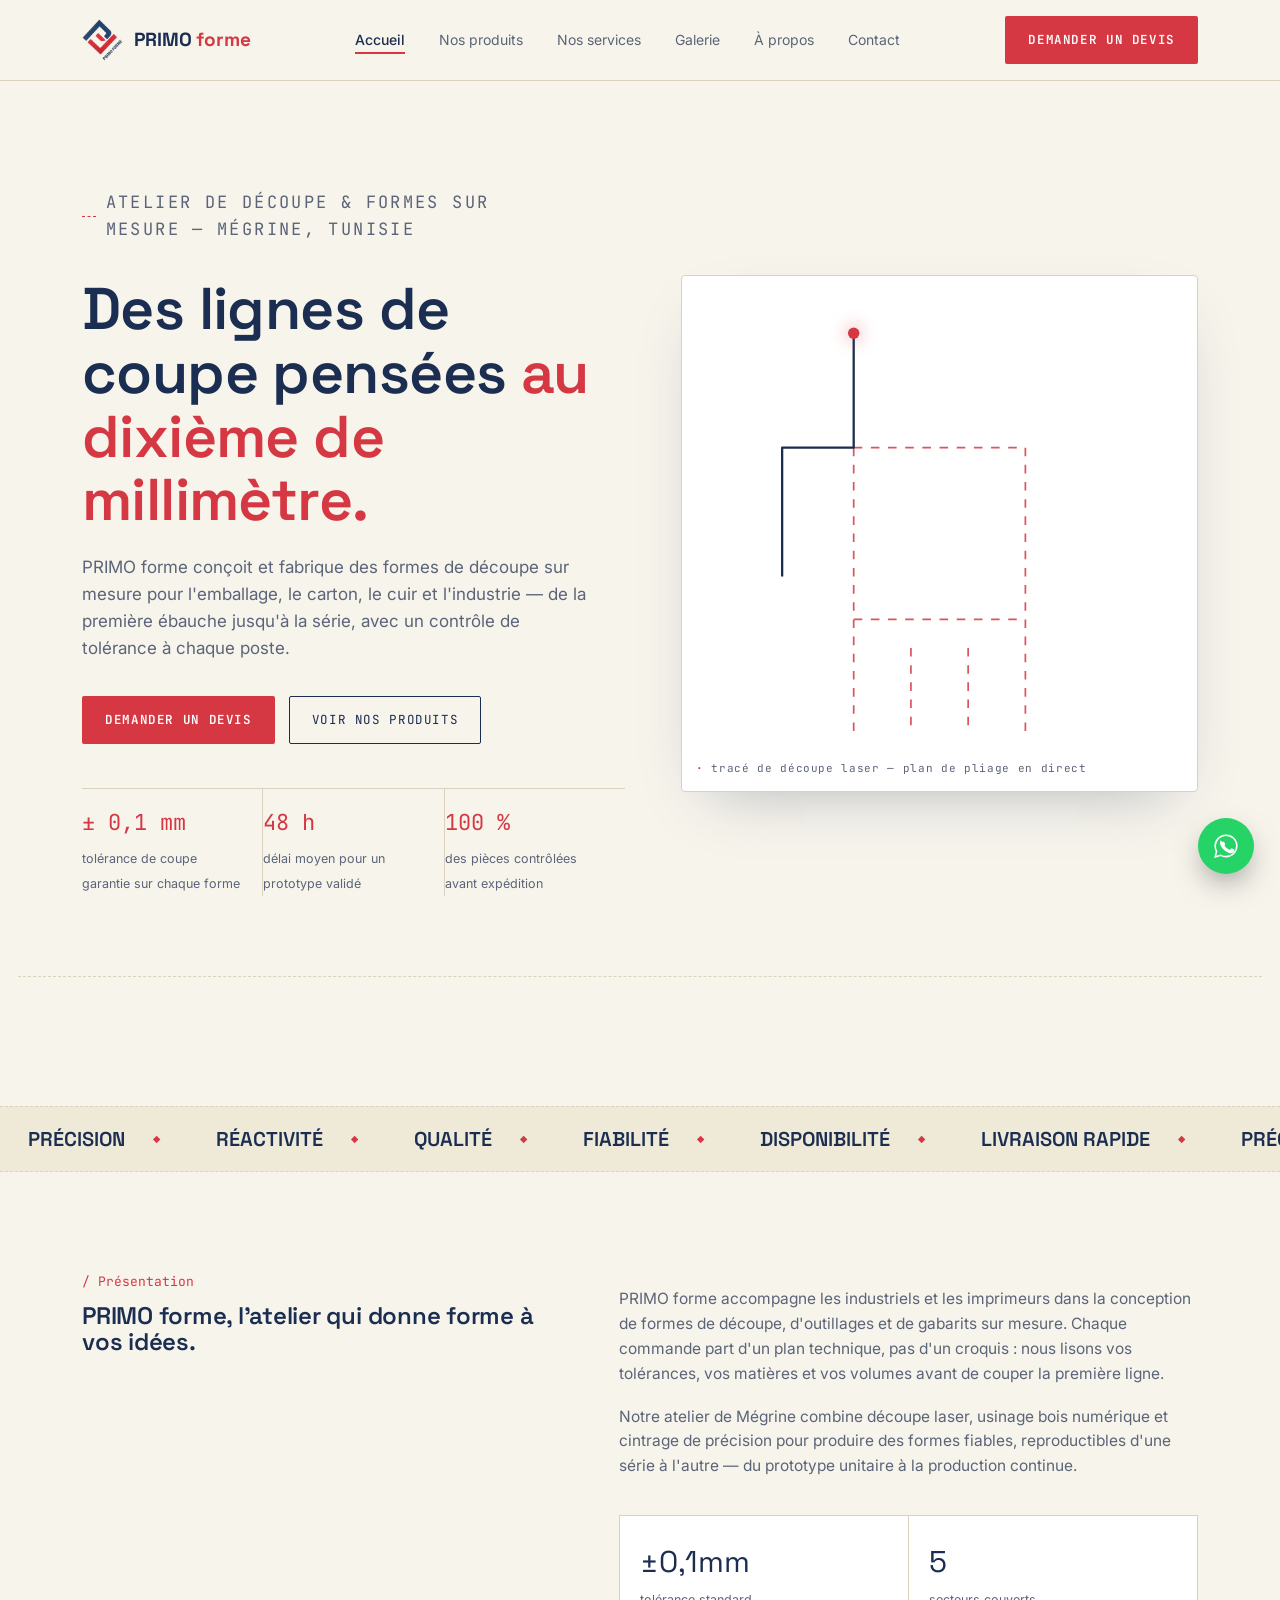
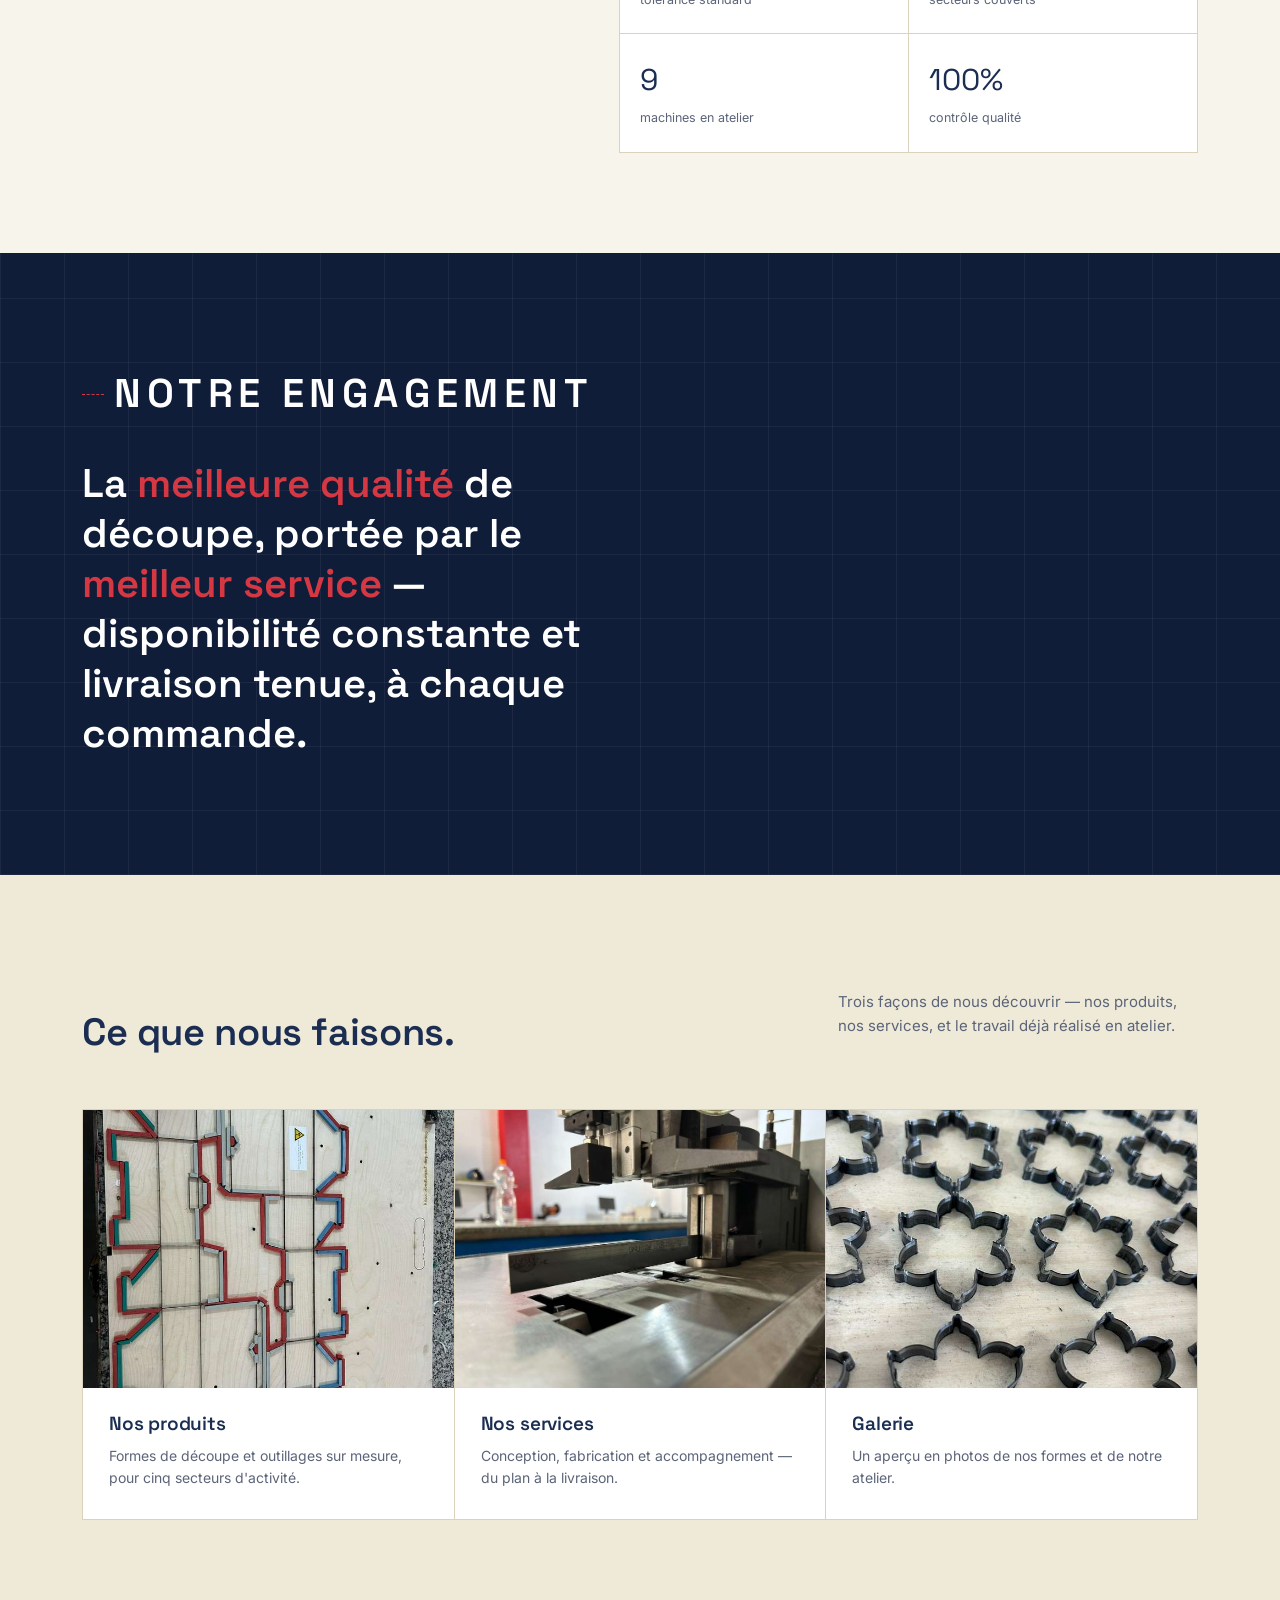
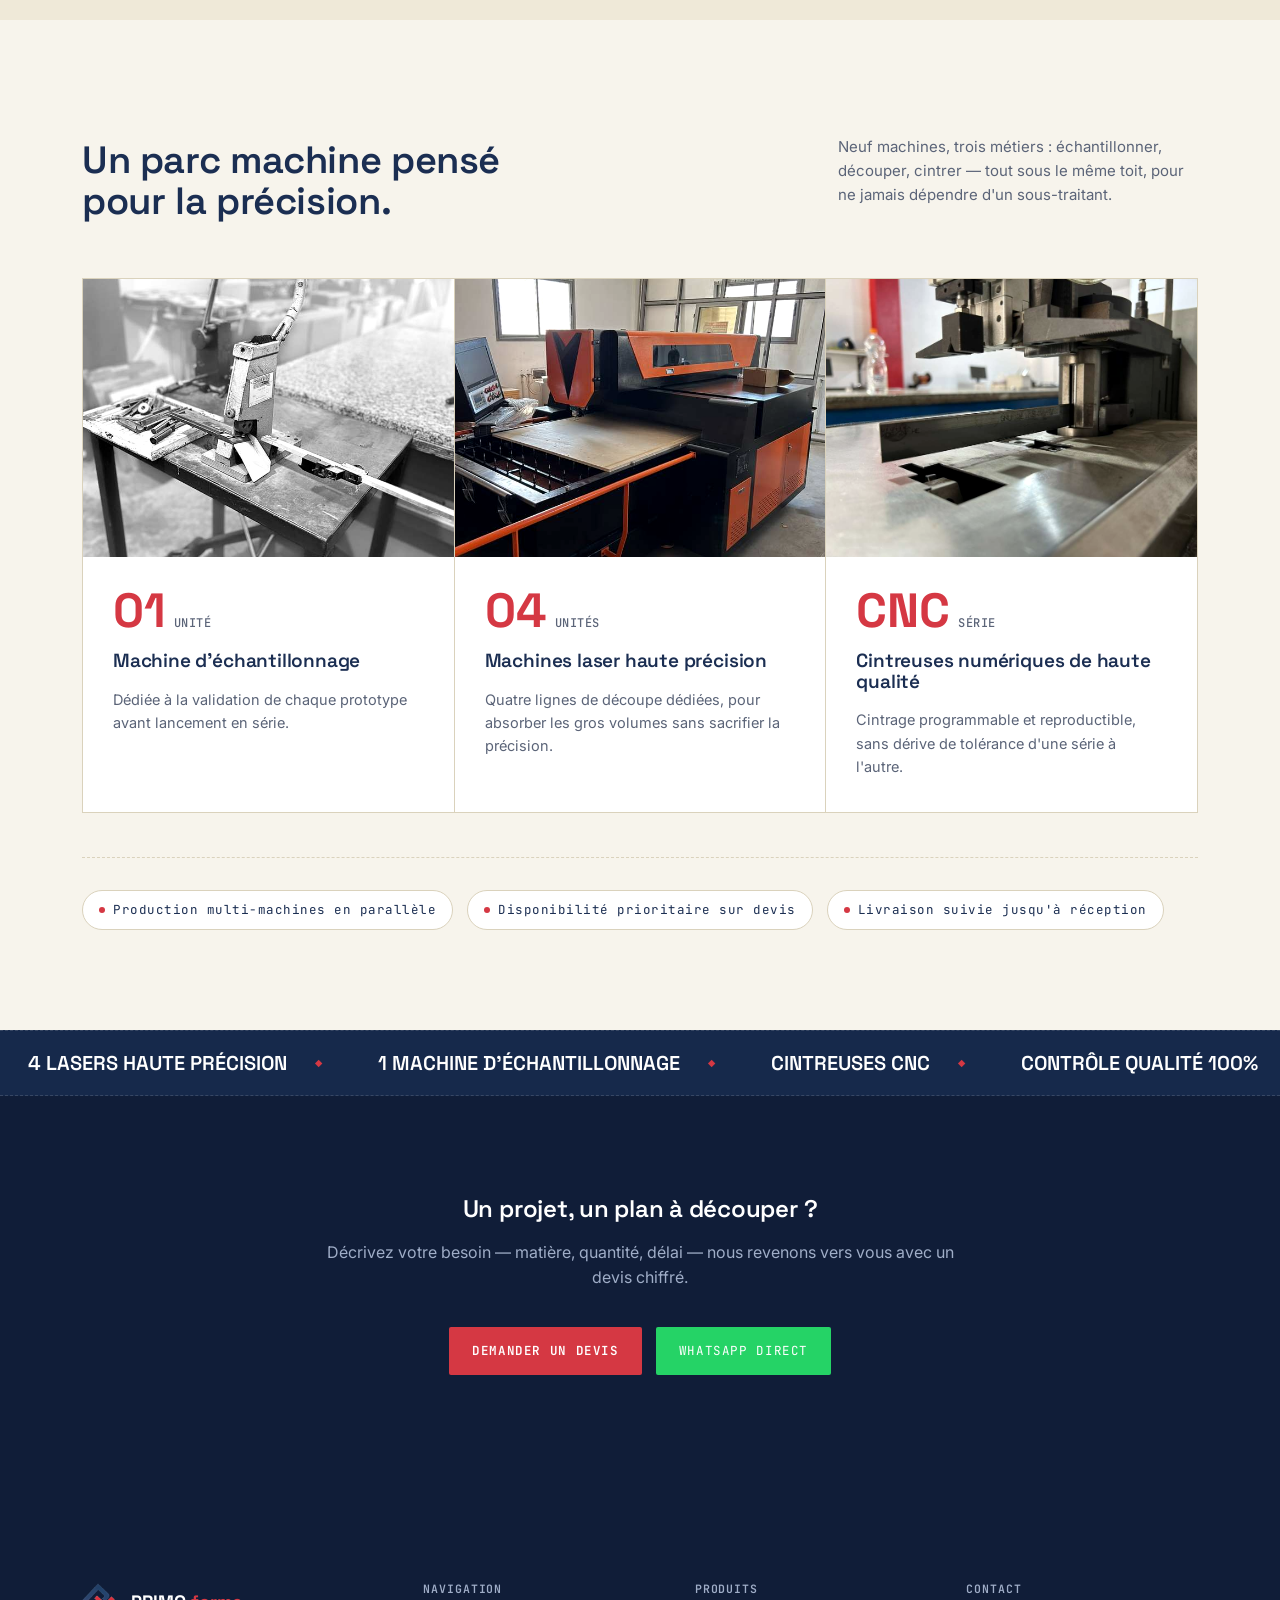
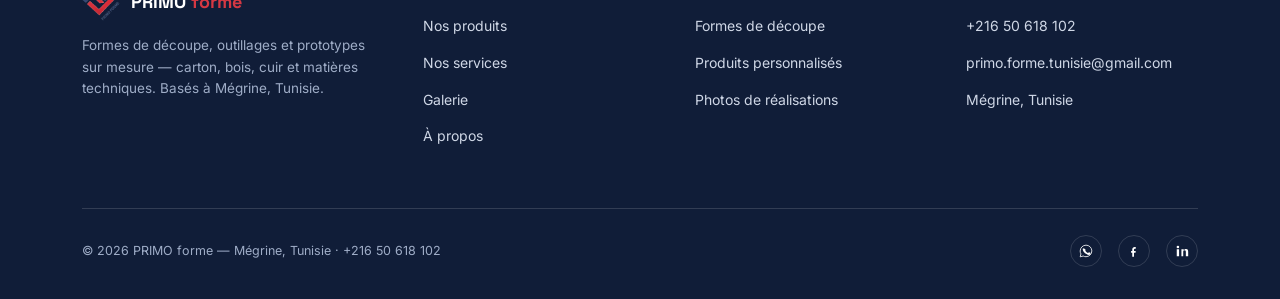
<file: index.html>
<!DOCTYPE html>
<html lang="fr">
<head>
<meta charset="UTF-8">
<meta name="viewport" content="width=device-width, initial-scale=1">
<title>PRIMO forme — Formes de découpe de précision à Mégrine</title>
<meta name="description" content="PRIMO forme conçoit et fabrique des formes de découpe sur mesure pour l'emballage, le carton, le cuir et l'industrie, à Mégrine, Tunisie.">
<link rel="icon" type="image/png" href="assets/img/logo.png">
<link rel="preconnect" href="https://fonts.googleapis.com">
<link rel="preconnect" href="https://fonts.gstatic.com" crossorigin>
<link href="https://fonts.googleapis.com/css2?family=Space+Grotesk:wght@400;500;600;700&family=JetBrains+Mono:wght@400;500;600&family=Inter:wght@400;500;600&display=swap" rel="stylesheet">
<link rel="stylesheet" href="assets/css/style.css">
</head>
<body>
<header>
  <nav class="nav wrap">
    <a href="index.html" class="logo">
      <img src="assets/img/logo.png" alt="PRIMO forme">
      <span class="logo-word">PRIMO<span> forme</span></span>
    </a>
    <ul class="navlinks" id="navlinks">
      <li><a href="index.html" class="active">Accueil</a></li>
      <li><a href="produits.html">Nos produits</a></li>
      <li><a href="services.html">Nos services</a></li>
      <li><a href="galerie.html">Galerie</a></li>
      <li><a href="a-propos.html">À propos</a></li>
      <li><a href="contact.html">Contact</a></li>
    </ul>
    <div class="navcta">
      <a href="contact.html" class="btn btn-primary">Demander un devis</a>
      <button class="burger" id="burger" aria-label="Ouvrir le menu" aria-expanded="false">
        <svg width="16" height="12" viewBox="0 0 16 12" fill="none"><path d="M0 1H16M0 6H16M0 11H16" stroke="currentColor" stroke-width="1.4"/></svg>
      </button>
    </div>
  </nav>
</header>
<main id="top">

  <section class="hero">
    <span class="crop tl"></span><span class="crop tr"></span>
    <div class="wrap">
      <div class="hero-copy">
        <p class="eyebrow">Atelier de découpe &amp; formes sur mesure — Mégrine, Tunisie</p>
        <h1>Des lignes de coupe pensées <em>au dixième de millimètre.</em></h1>
        <p>PRIMO forme conçoit et fabrique des formes de découpe sur mesure pour l'emballage, le carton, le cuir et l'industrie — de la première ébauche jusqu'à la série, avec un contrôle de tolérance à chaque poste.</p>
        <div class="hero-actions">
          <a href="contact.html" class="btn btn-primary">Demander un devis</a>
          <a href="produits.html" class="btn btn-ghost">Voir nos produits</a>
        </div>
        <div class="tolerances">
          <div><span class="tol-num">± 0,1 mm</span><span class="tol-label">tolérance de coupe garantie sur chaque forme</span></div>
          <div><span class="tol-num">48 h</span><span class="tol-label">délai moyen pour un prototype validé</span></div>
          <div><span class="tol-num">100 %</span><span class="tol-label">des pièces contrôlées avant expédition</span></div>
        </div>
      </div>
      <div class="diebox" aria-hidden="true">
        <svg viewBox="0 0 340 360">
          <path class="fold-line" d="M110,120 L230,120 M110,240 L230,240 M110,120 L110,320 M230,120 L230,320 M150,260 L150,320 M190,260 L190,320"/>
          <path class="cut-line" d="M110,40 L230,40 L230,120 L280,120 L280,240 L230,240 L230,320 L190,320 L190,260 L150,260 L150,320 L110,320 L110,240 L60,240 L60,120 L110,120 Z"/>
          <circle class="laser-dot" r="4"/>
        </svg>
        <span class="diebox-tag"><b>·</b> tracé de découpe laser — plan de pliage en direct</span>
      </div>
    </div>
    <div class="ruler wrap" style="max-width:calc(var(--wrap) + 64px); margin-top:80px;"></div>
  </section>

  <div class="marquee-band" aria-hidden="true">
    <div class="marquee-track">
      <span>PRÉCISION</span><span>RÉACTIVITÉ</span><span>QUALITÉ</span><span>FIABILITÉ</span><span>DISPONIBILITÉ</span><span>LIVRAISON RAPIDE</span>
      <span>PRÉCISION</span><span>RÉACTIVITÉ</span><span>QUALITÉ</span><span>FIABILITÉ</span><span>DISPONIBILITÉ</span><span>LIVRAISON RAPIDE</span>
    </div>
  </div>

  <section id="presentation">
    <div class="wrap about-grid">
      <div class="reveal">
        <span class="about-num mono">/ Présentation</span>
        <h2>PRIMO forme, l'atelier qui donne forme à vos idées.</h2>
      </div>
      <div class="reveal">
        <p>PRIMO forme accompagne les industriels et les imprimeurs dans la conception de formes de découpe, d'outillages et de gabarits sur mesure. Chaque commande part d'un plan technique, pas d'un croquis : nous lisons vos tolérances, vos matières et vos volumes avant de couper la première ligne.</p>
        <p>Notre atelier de Mégrine combine découpe laser, usinage bois numérique et cintrage de précision pour produire des formes fiables, reproductibles d'une série à l'autre — du prototype unitaire à la production continue.</p>
        <div class="about-figures">
          <div><span class="num mono">±0,1mm</span><span class="lbl">tolérance standard</span></div>
          <div><span class="num mono">5</span><span class="lbl">secteurs couverts</span></div>
          <div><span class="num mono">9</span><span class="lbl">machines en atelier</span></div>
          <div><span class="num mono">100%</span><span class="lbl">contrôle qualité</span></div>
        </div>
      </div>
    </div>
  </section>

  <section class="manifesto">
    <div class="wrap">
      <p class="manifesto-label">Notre engagement</p>
      <p>La <em>meilleure qualité</em> de découpe, portée par le <em>meilleur service</em> — disponibilité constante et livraison tenue, à chaque commande.</p>
    </div>
  </section>

  <section id="apercu" class="section-alt">
    <div class="wrap">
      <div class="section-head reveal">
        <h2>Ce que nous faisons.</h2>
        <p>Trois façons de nous découvrir — nos produits, nos services, et le travail déjà réalisé en atelier.</p>
      </div>
      <div class="cards-grid reveal">
        <a href="produits.html" class="photo-card">
          <div class="ph"><img src="assets/img/forme1.jpg" alt="Formes de découpe PRIMO forme" loading="lazy"></div>
          <div class="pc-body">
            <h3>Nos produits</h3>
            <p>Formes de découpe et outillages sur mesure, pour cinq secteurs d'activité.</p>
          </div>
        </a>
        <a href="services.html" class="photo-card">
          <div class="ph"><img src="assets/img/cnc_bend.jpg" alt="Cintrage CNC PRIMO forme" loading="lazy"></div>
          <div class="pc-body">
            <h3>Nos services</h3>
            <p>Conception, fabrication et accompagnement — du plan à la livraison.</p>
          </div>
        </a>
        <a href="galerie.html" class="photo-card">
          <div class="ph"><img src="assets/img/flowers.jpg" alt="Réalisations PRIMO forme" loading="lazy"></div>
          <div class="pc-body">
            <h3>Galerie</h3>
            <p>Un aperçu en photos de nos formes et de notre atelier.</p>
          </div>
        </a>
      </div>
    </div>
  </section>

  <section id="savoir-faire">
    <div class="wrap">
      <div class="section-head reveal">
        <h2>Un parc machine pensé pour la précision.</h2>
        <p>Neuf machines, trois métiers : échantillonner, découper, cintrer — tout sous le même toit, pour ne jamais dépendre d'un sous-traitant.</p>
      </div>

      <div class="equip-grid reveal">
        <div class="equip-card">
          <div class="equip-photo"><img src="assets/img/sample_bw.jpg" alt="Machine d'échantillonnage PRIMO forme" loading="lazy"></div>
          <div class="equip-body">
            <span class="equip-count">01<small>UNITÉ</small></span>
            <h3>Machine d'échantillonnage</h3>
            <p>Dédiée à la validation de chaque prototype avant lancement en série.</p>
          </div>
        </div>
        <div class="equip-card">
          <div class="equip-photo"><img src="assets/img/laser.jpg" alt="Machine laser haute précision PRIMO forme" loading="lazy"></div>
          <div class="equip-body">
            <span class="equip-count">04<small>UNITÉS</small></span>
            <h3>Machines laser haute précision</h3>
            <p>Quatre lignes de découpe dédiées, pour absorber les gros volumes sans sacrifier la précision.</p>
          </div>
        </div>
        <div class="equip-card">
          <div class="equip-photo"><img src="assets/img/cnc_bend.jpg" alt="Cintreuse CNC PRIMO forme" loading="lazy"></div>
          <div class="equip-body">
            <span class="equip-count">CNC<small>SÉRIE</small></span>
            <h3>Cintreuses numériques de haute qualité</h3>
            <p>Cintrage programmable et reproductible, sans dérive de tolérance d'une série à l'autre.</p>
          </div>
        </div>
      </div>

      <div class="equip-strip reveal">
        <span>Production multi-machines en parallèle</span>
        <span>Disponibilité prioritaire sur devis</span>
        <span>Livraison suivie jusqu'à réception</span>
      </div>
    </div>
  </section>

  <div class="marquee-band reverse on-navy" aria-hidden="true">
    <div class="marquee-track">
      <span>4 LASERS HAUTE PRÉCISION</span><span>1 MACHINE D'ÉCHANTILLONNAGE</span><span>CINTREUSES CNC</span><span>CONTRÔLE QUALITÉ 100%</span>
      <span>4 LASERS HAUTE PRÉCISION</span><span>1 MACHINE D'ÉCHANTILLONNAGE</span><span>CINTREUSES CNC</span><span>CONTRÔLE QUALITÉ 100%</span>
    </div>
  </div>

  <section id="cta-devis" class="section-navy">
    <div class="wrap" style="text-align:center;">
      <div class="reveal" style="max-width:640px; margin:0 auto;">
        <h2 style="margin-bottom:18px;">Un projet, un plan à découper ?</h2>
        <p style="margin-bottom:36px;">Décrivez votre besoin — matière, quantité, délai — nous revenons vers vous avec un devis chiffré.</p>
        <div class="hero-actions" style="justify-content:center;">
          <a href="contact.html" class="btn btn-primary">Demander un devis</a>
          <a href="https://wa.me/21650618102" class="btn btn-whatsapp" target="_blank" rel="noopener">WhatsApp direct</a>
        </div>
      </div>
    </div>
  </section>

</main>
<footer>
  <div class="wrap">
    <div class="footer-top">
      <div>
        <a href="index.html" class="footer-brand">
          <img src="assets/img/logo.png" alt="PRIMO forme">
          <span class="footer-brand-word">PRIMO<span> forme</span></span>
        </a>
        <p class="footer-desc">Formes de découpe, outillages et prototypes sur mesure — carton, bois, cuir et matières techniques. Basés à Mégrine, Tunisie.</p>
      </div>
      <div>
        <h4>Navigation</h4>
        <ul>
          <li><a href="produits.html">Nos produits</a></li>
          <li><a href="services.html">Nos services</a></li>
          <li><a href="galerie.html">Galerie</a></li>
          <li><a href="a-propos.html">À propos</a></li>
        </ul>
      </div>
      <div>
        <h4>Produits</h4>
        <ul>
          <li><a href="produits.html#decoupe">Formes de découpe</a></li>
          <li><a href="produits.html#personnalises">Produits personnalisés</a></li>
          <li><a href="galerie.html">Photos de réalisations</a></li>
        </ul>
      </div>
      <div>
        <h4>Contact</h4>
        <ul>
          <li><a href="tel:+21650618102">+216 50 618 102</a></li>
          <li><a href="mailto:primo.forme.tunisie@gmail.com">primo.forme.tunisie@gmail.com</a></li>
          <li><a href="contact.html">Mégrine, Tunisie</a></li>
        </ul>
      </div>
    </div>
    <div class="footer-bottom">
      <span>© 2026 PRIMO forme — Mégrine, Tunisie · +216 50 618 102</span>
      <div class="social">
        <a href="https://wa.me/21650618102" aria-label="WhatsApp"><svg width="14" height="14" viewBox="0 0 24 24" fill="none"><path d="M12 2C6.5 2 2 6.5 2 12c0 1.8.5 3.5 1.3 5L2 22l5.2-1.4c1.4.8 3.1 1.2 4.8 1.2 5.5 0 10-4.5 10-10S17.5 2 12 2Z" stroke="currentColor" stroke-width="1.4"/><path d="M8.5 8.5c.2-.5.5-.5.8-.5h.6c.2 0 .4 0 .6.5.2.5.6 1.5.7 1.6.1.1.1.3 0 .5-.1.2-.2.3-.3.5-.2.2-.3.3-.1.6.2.3.9 1.4 1.9 2.2 1.3 1.1 2.3 1.4 2.6 1.5.3.1.5.1.6-.1.2-.2.7-.8.9-1.1.2-.3.4-.2.6-.1.2.1 1.5.7 1.8.8.3.1.4.2.5.3.1.2.1 1-.3 1.9-.4.9-2.1 1.7-2.9 1.7-.8 0-1.4.1-4.6-1.9-3.2-2-4.4-4.5-4.6-4.9-.1-.4-.9-1.5-.9-2.9 0-1.4.7-2 1-2.3Z" fill="currentColor"/></svg></a>
        <a href="#" aria-label="Facebook"><svg width="14" height="14" viewBox="0 0 24 24" fill="none"><path d="M15 8H13.5C12.7 8 12 8.7 12 9.5V12H15L14.6 15H12V22H9V15H7V12H9V9.2C9 6.9 10.8 5 13.1 5H15V8Z" fill="currentColor"/></svg></a>
        <a href="#" aria-label="LinkedIn"><svg width="14" height="14" viewBox="0 0 24 24" fill="none"><rect x="3" y="9" width="4" height="12" fill="currentColor"/><circle cx="5" cy="5" r="2.2" fill="currentColor"/><path d="M11 9H15V11C15.7 9.7 17.2 8.6 19 8.6C22 8.6 22.6 10.7 22.6 13.3V21H18.6V14.1C18.6 12.6 18.6 10.6 16.5 10.6C14.4 10.6 14.1 12.3 14.1 14V21H11V9Z" fill="currentColor"/></svg></a>
      </div>
    </div>
  </div>
</footer>

<a href="https://wa.me/21650618102" class="wa-float" aria-label="Contacter sur WhatsApp" target="_blank" rel="noopener">
  <svg width="26" height="26" viewBox="0 0 24 24" fill="none"><path d="M12 2C6.5 2 2 6.5 2 12c0 1.8.5 3.5 1.3 5L2 22l5.2-1.4c1.4.8 3.1 1.2 4.8 1.2 5.5 0 10-4.5 10-10S17.5 2 12 2Z" stroke="white" stroke-width="1.4"/><path d="M8.5 8.5c.2-.5.5-.5.8-.5h.6c.2 0 .4 0 .6.5.2.5.6 1.5.7 1.6.1.1.1.3 0 .5-.1.2-.2.3-.3.5-.2.2-.3.3-.1.6.2.3.9 1.4 1.9 2.2 1.3 1.1 2.3 1.4 2.6 1.5.3.1.5.1.6-.1.2-.2.7-.8.9-1.1.2-.3.4-.2.6-.1.2.1 1.5.7 1.8.8.3.1.4.2.5.3.1.2.1 1-.3 1.9-.4.9-2.1 1.7-2.9 1.7-.8 0-1.4.1-4.6-1.9-3.2-2-4.4-4.5-4.6-4.9-.1-.4-.9-1.5-.9-2.9 0-1.4.7-2 1-2.3Z" fill="white"/></svg>
</a>

<script>
  const burger = document.getElementById('burger');
  const navlinks = document.getElementById('navlinks');
  if(burger){
    burger.addEventListener('click', () => {
      const open = navlinks.classList.toggle('open');
      burger.setAttribute('aria-expanded', open);
    });
    navlinks.querySelectorAll('a').forEach(a => a.addEventListener('click', () => {
      navlinks.classList.remove('open');
      burger.setAttribute('aria-expanded', false);
    }));
  }

  const io = new IntersectionObserver((entries) => {
    entries.forEach(e => { if(e.isIntersecting){ e.target.classList.add('in'); io.unobserve(e.target); } });
  }, {threshold:0.12});
  document.querySelectorAll('.reveal').forEach(el => io.observe(el));

  const form = document.getElementById('devisForm');
  if(form){
    form.addEventListener('submit', (e) => {
      e.preventDefault();
      const btn = form.querySelector('button[type="submit"]');
      const original = btn.textContent;
      btn.textContent = 'Demande envoyée ✓';
      btn.style.opacity = '0.7';
      setTimeout(() => { btn.textContent = original; btn.style.opacity = '1'; form.reset(); }, 2400);
    });
  }

  // Gallery filter + lightbox (galerie.html only)
  const filterBtns = document.querySelectorAll('.gallery-filter button');
  const galleryItems = document.querySelectorAll('.gallery-item');
  filterBtns.forEach(btn => {
    btn.addEventListener('click', () => {
      filterBtns.forEach(b => b.classList.remove('active'));
      btn.classList.add('active');
      const cat = btn.dataset.filter;
      galleryItems.forEach(item => {
        item.style.display = (cat === 'all' || item.dataset.cat === cat) ? '' : 'none';
      });
    });
  });
  const lightbox = document.getElementById('lightbox');
  if(lightbox){
    const lbImg = document.getElementById('lightbox-img');
    galleryItems.forEach(item => {
      item.addEventListener('click', () => {
        const img = item.querySelector('img');
        lbImg.src = img.src;
        lbImg.alt = img.alt;
        lightbox.classList.add('open');
      });
    });
    lightbox.addEventListener('click', (e) => {
      if(e.target === lightbox || e.target.closest('.lightbox-close')) lightbox.classList.remove('open');
    });
    document.addEventListener('keydown', (e) => { if(e.key === 'Escape') lightbox.classList.remove('open'); });
  }
</script>

</body>
</html>
</file>
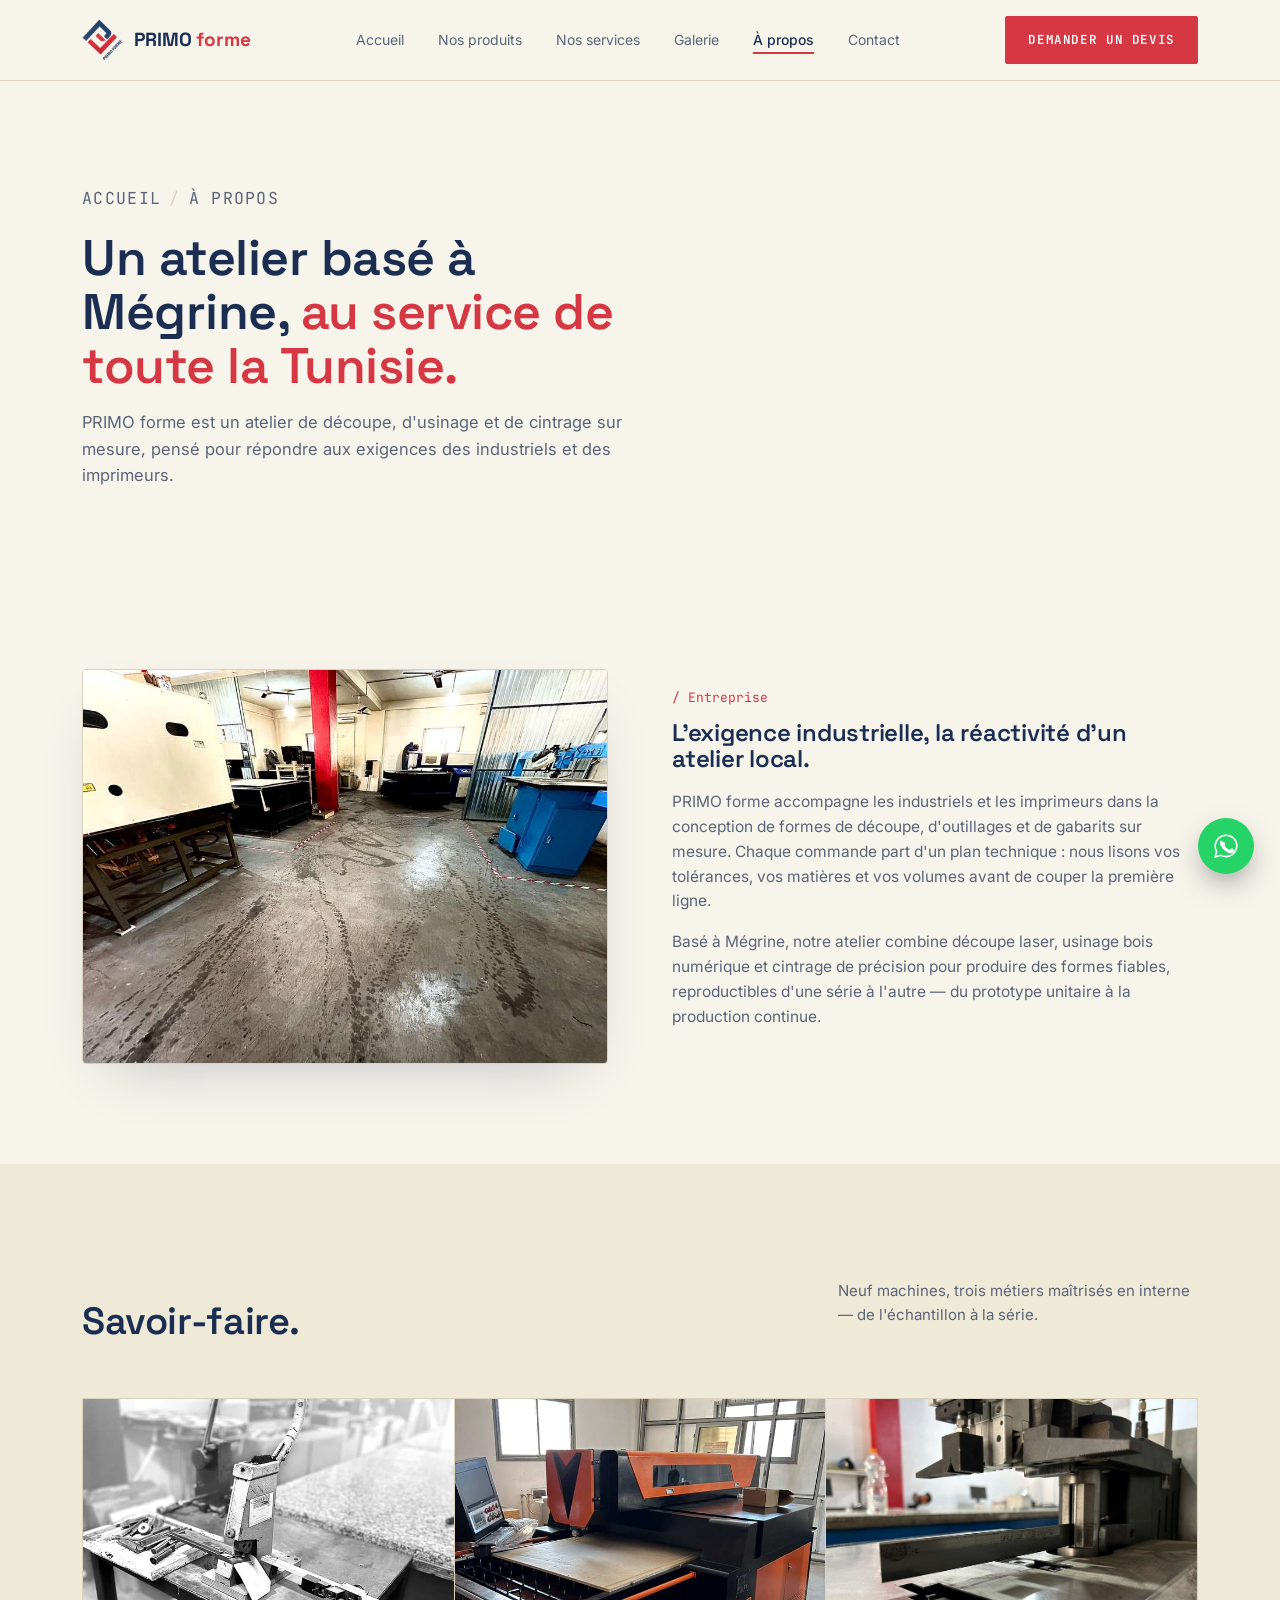
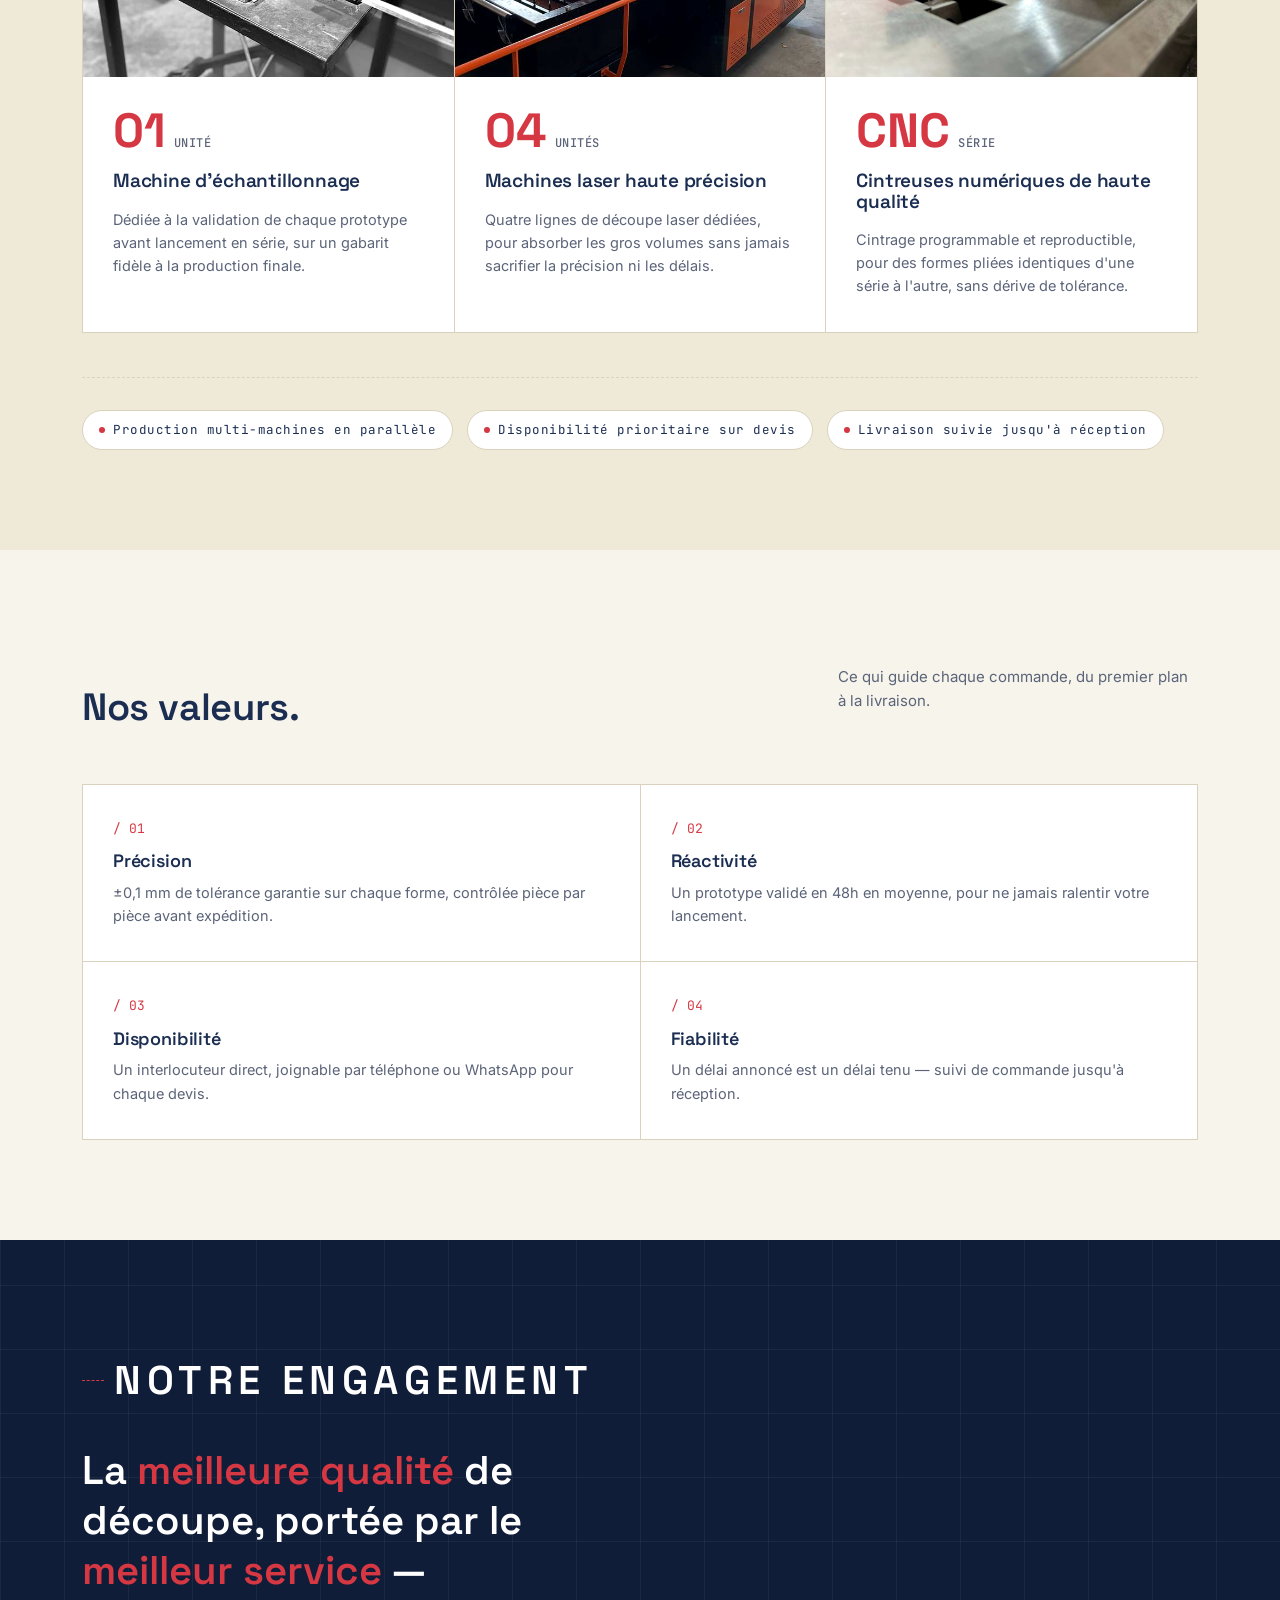
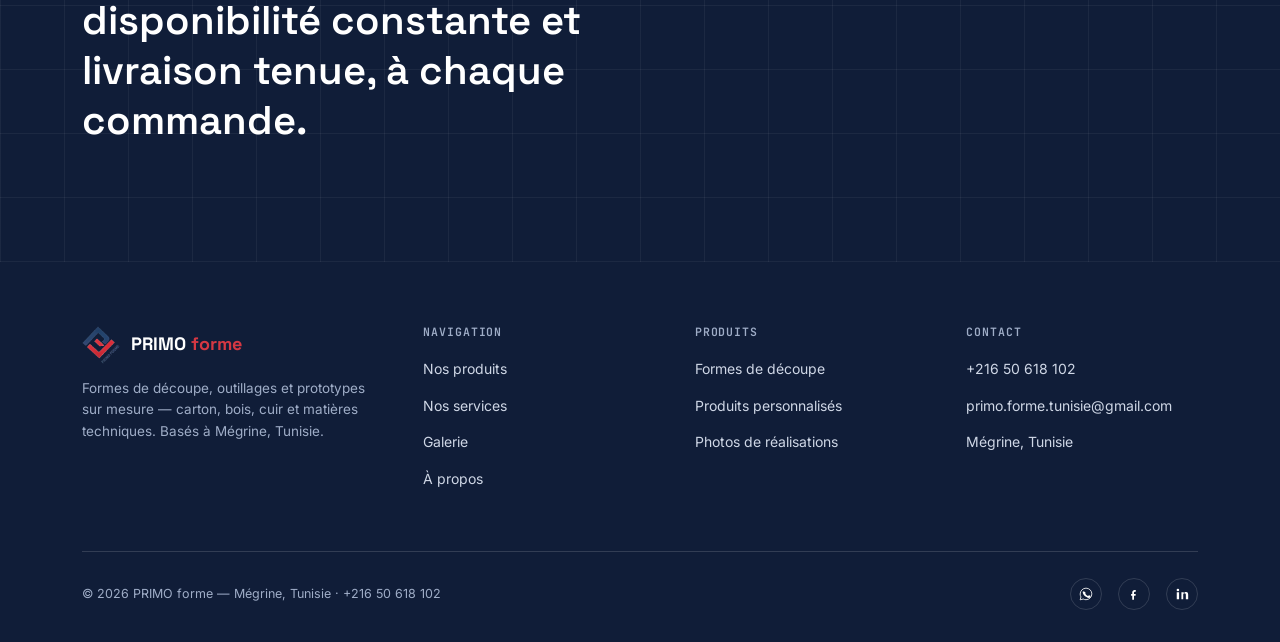
<file: a-propos.html>
<!DOCTYPE html>
<html lang="fr">
<head>
<meta charset="UTF-8">
<meta name="viewport" content="width=device-width, initial-scale=1">
<title>À propos — PRIMO forme</title>
<meta name="description" content="PRIMO forme, atelier de découpe, d'usinage et de cintrage sur mesure basé à Mégrine, Tunisie. Notre entreprise et notre savoir-faire.">
<link rel="icon" type="image/png" href="assets/img/logo.png">
<link rel="preconnect" href="https://fonts.googleapis.com">
<link rel="preconnect" href="https://fonts.gstatic.com" crossorigin>
<link href="https://fonts.googleapis.com/css2?family=Space+Grotesk:wght@400;500;600;700&family=JetBrains+Mono:wght@400;500;600&family=Inter:wght@400;500;600&display=swap" rel="stylesheet">
<link rel="stylesheet" href="assets/css/style.css">
</head>
<body>
<header>
  <nav class="nav wrap">
    <a href="index.html" class="logo">
      <img src="assets/img/logo.png" alt="PRIMO forme">
      <span class="logo-word">PRIMO<span> forme</span></span>
    </a>
    <ul class="navlinks" id="navlinks">
      <li><a href="index.html">Accueil</a></li>
      <li><a href="produits.html">Nos produits</a></li>
      <li><a href="services.html">Nos services</a></li>
      <li><a href="galerie.html">Galerie</a></li>
      <li><a href="a-propos.html" class="active">À propos</a></li>
      <li><a href="contact.html">Contact</a></li>
    </ul>
    <div class="navcta">
      <a href="contact.html" class="btn btn-primary">Demander un devis</a>
      <button class="burger" id="burger" aria-label="Ouvrir le menu" aria-expanded="false">
        <svg width="16" height="12" viewBox="0 0 16 12" fill="none"><path d="M0 1H16M0 6H16M0 11H16" stroke="currentColor" stroke-width="1.4"/></svg>
      </button>
    </div>
  </nav>
</header>
<main>

  <section class="page-hero">
    <span class="crop tl"></span><span class="crop tr"></span>
    <div class="wrap">
      <p class="breadcrumb"><a href="index.html">Accueil</a><span class="sep">/</span>À propos</p>
      <h1>Un atelier basé à Mégrine, <em>au service de toute la Tunisie.</em></h1>
      <p>PRIMO forme est un atelier de découpe, d'usinage et de cintrage sur mesure, pensé pour répondre aux exigences des industriels et des imprimeurs.</p>
    </div>
  </section>

  <section id="entreprise">
    <div class="wrap split">
      <div class="split-media reveal">
        <img src="assets/img/atelier.jpg" alt="Atelier PRIMO forme à Mégrine" loading="lazy">
      </div>
      <div class="split-text reveal">
        <span class="num-tag mono">/ Entreprise</span>
        <h2 style="margin-bottom:18px;">L'exigence industrielle, la réactivité d'un atelier local.</h2>
        <p>PRIMO forme accompagne les industriels et les imprimeurs dans la conception de formes de découpe, d'outillages et de gabarits sur mesure. Chaque commande part d'un plan technique : nous lisons vos tolérances, vos matières et vos volumes avant de couper la première ligne.</p>
        <p>Basé à Mégrine, notre atelier combine découpe laser, usinage bois numérique et cintrage de précision pour produire des formes fiables, reproductibles d'une série à l'autre — du prototype unitaire à la production continue.</p>
      </div>
    </div>
  </section>

  <section id="savoir-faire" class="section-alt">
    <div class="wrap">
      <div class="section-head reveal">
        <h2>Savoir-faire.</h2>
        <p>Neuf machines, trois métiers maîtrisés en interne — de l'échantillon à la série.</p>
      </div>

      <div class="equip-grid reveal">
        <div class="equip-card">
          <div class="equip-photo"><img src="assets/img/sample_bw.jpg" alt="Machine d'échantillonnage PRIMO forme" loading="lazy"></div>
          <div class="equip-body">
            <span class="equip-count">01<small>UNITÉ</small></span>
            <h3>Machine d'échantillonnage</h3>
            <p>Dédiée à la validation de chaque prototype avant lancement en série, sur un gabarit fidèle à la production finale.</p>
          </div>
        </div>
        <div class="equip-card">
          <div class="equip-photo"><img src="assets/img/laser.jpg" alt="Machine laser haute précision PRIMO forme" loading="lazy"></div>
          <div class="equip-body">
            <span class="equip-count">04<small>UNITÉS</small></span>
            <h3>Machines laser haute précision</h3>
            <p>Quatre lignes de découpe laser dédiées, pour absorber les gros volumes sans jamais sacrifier la précision ni les délais.</p>
          </div>
        </div>
        <div class="equip-card">
          <div class="equip-photo"><img src="assets/img/cnc_bend.jpg" alt="Cintreuse CNC PRIMO forme" loading="lazy"></div>
          <div class="equip-body">
            <span class="equip-count">CNC<small>SÉRIE</small></span>
            <h3>Cintreuses numériques de haute qualité</h3>
            <p>Cintrage programmable et reproductible, pour des formes pliées identiques d'une série à l'autre, sans dérive de tolérance.</p>
          </div>
        </div>
      </div>

      <div class="equip-strip reveal">
        <span>Production multi-machines en parallèle</span>
        <span>Disponibilité prioritaire sur devis</span>
        <span>Livraison suivie jusqu'à réception</span>
      </div>
    </div>
  </section>

  <section id="valeurs">
    <div class="wrap">
      <div class="section-head reveal">
        <h2>Nos valeurs.</h2>
        <p>Ce qui guide chaque commande, du premier plan à la livraison.</p>
      </div>
      <div class="values-grid reveal">
        <div class="value-card">
          <span class="vnum mono">/ 01</span>
          <h3>Précision</h3>
          <p>±0,1 mm de tolérance garantie sur chaque forme, contrôlée pièce par pièce avant expédition.</p>
        </div>
        <div class="value-card">
          <span class="vnum mono">/ 02</span>
          <h3>Réactivité</h3>
          <p>Un prototype validé en 48h en moyenne, pour ne jamais ralentir votre lancement.</p>
        </div>
        <div class="value-card">
          <span class="vnum mono">/ 03</span>
          <h3>Disponibilité</h3>
          <p>Un interlocuteur direct, joignable par téléphone ou WhatsApp pour chaque devis.</p>
        </div>
        <div class="value-card">
          <span class="vnum mono">/ 04</span>
          <h3>Fiabilité</h3>
          <p>Un délai annoncé est un délai tenu — suivi de commande jusqu'à réception.</p>
        </div>
      </div>
    </div>
  </section>

  <section class="manifesto">
    <div class="wrap">
      <p class="manifesto-label">Notre engagement</p>
      <p>La <em>meilleure qualité</em> de découpe, portée par le <em>meilleur service</em> — disponibilité constante et livraison tenue, à chaque commande.</p>
    </div>
  </section>

</main>
<footer>
  <div class="wrap">
    <div class="footer-top">
      <div>
        <a href="index.html" class="footer-brand">
          <img src="assets/img/logo.png" alt="PRIMO forme">
          <span class="footer-brand-word">PRIMO<span> forme</span></span>
        </a>
        <p class="footer-desc">Formes de découpe, outillages et prototypes sur mesure — carton, bois, cuir et matières techniques. Basés à Mégrine, Tunisie.</p>
      </div>
      <div>
        <h4>Navigation</h4>
        <ul>
          <li><a href="produits.html">Nos produits</a></li>
          <li><a href="services.html">Nos services</a></li>
          <li><a href="galerie.html">Galerie</a></li>
          <li><a href="a-propos.html">À propos</a></li>
        </ul>
      </div>
      <div>
        <h4>Produits</h4>
        <ul>
          <li><a href="produits.html#decoupe">Formes de découpe</a></li>
          <li><a href="produits.html#personnalises">Produits personnalisés</a></li>
          <li><a href="galerie.html">Photos de réalisations</a></li>
        </ul>
      </div>
      <div>
        <h4>Contact</h4>
        <ul>
          <li><a href="tel:+21650618102">+216 50 618 102</a></li>
          <li><a href="mailto:primo.forme.tunisie@gmail.com">primo.forme.tunisie@gmail.com</a></li>
          <li><a href="contact.html">Mégrine, Tunisie</a></li>
        </ul>
      </div>
    </div>
    <div class="footer-bottom">
      <span>© 2026 PRIMO forme — Mégrine, Tunisie · +216 50 618 102</span>
      <div class="social">
        <a href="https://wa.me/21650618102" aria-label="WhatsApp"><svg width="14" height="14" viewBox="0 0 24 24" fill="none"><path d="M12 2C6.5 2 2 6.5 2 12c0 1.8.5 3.5 1.3 5L2 22l5.2-1.4c1.4.8 3.1 1.2 4.8 1.2 5.5 0 10-4.5 10-10S17.5 2 12 2Z" stroke="currentColor" stroke-width="1.4"/><path d="M8.5 8.5c.2-.5.5-.5.8-.5h.6c.2 0 .4 0 .6.5.2.5.6 1.5.7 1.6.1.1.1.3 0 .5-.1.2-.2.3-.3.5-.2.2-.3.3-.1.6.2.3.9 1.4 1.9 2.2 1.3 1.1 2.3 1.4 2.6 1.5.3.1.5.1.6-.1.2-.2.7-.8.9-1.1.2-.3.4-.2.6-.1.2.1 1.5.7 1.8.8.3.1.4.2.5.3.1.2.1 1-.3 1.9-.4.9-2.1 1.7-2.9 1.7-.8 0-1.4.1-4.6-1.9-3.2-2-4.4-4.5-4.6-4.9-.1-.4-.9-1.5-.9-2.9 0-1.4.7-2 1-2.3Z" fill="currentColor"/></svg></a>
        <a href="#" aria-label="Facebook"><svg width="14" height="14" viewBox="0 0 24 24" fill="none"><path d="M15 8H13.5C12.7 8 12 8.7 12 9.5V12H15L14.6 15H12V22H9V15H7V12H9V9.2C9 6.9 10.8 5 13.1 5H15V8Z" fill="currentColor"/></svg></a>
        <a href="#" aria-label="LinkedIn"><svg width="14" height="14" viewBox="0 0 24 24" fill="none"><rect x="3" y="9" width="4" height="12" fill="currentColor"/><circle cx="5" cy="5" r="2.2" fill="currentColor"/><path d="M11 9H15V11C15.7 9.7 17.2 8.6 19 8.6C22 8.6 22.6 10.7 22.6 13.3V21H18.6V14.1C18.6 12.6 18.6 10.6 16.5 10.6C14.4 10.6 14.1 12.3 14.1 14V21H11V9Z" fill="currentColor"/></svg></a>
      </div>
    </div>
  </div>
</footer>

<a href="https://wa.me/21650618102" class="wa-float" aria-label="Contacter sur WhatsApp" target="_blank" rel="noopener">
  <svg width="26" height="26" viewBox="0 0 24 24" fill="none"><path d="M12 2C6.5 2 2 6.5 2 12c0 1.8.5 3.5 1.3 5L2 22l5.2-1.4c1.4.8 3.1 1.2 4.8 1.2 5.5 0 10-4.5 10-10S17.5 2 12 2Z" stroke="white" stroke-width="1.4"/><path d="M8.5 8.5c.2-.5.5-.5.8-.5h.6c.2 0 .4 0 .6.5.2.5.6 1.5.7 1.6.1.1.1.3 0 .5-.1.2-.2.3-.3.5-.2.2-.3.3-.1.6.2.3.9 1.4 1.9 2.2 1.3 1.1 2.3 1.4 2.6 1.5.3.1.5.1.6-.1.2-.2.7-.8.9-1.1.2-.3.4-.2.6-.1.2.1 1.5.7 1.8.8.3.1.4.2.5.3.1.2.1 1-.3 1.9-.4.9-2.1 1.7-2.9 1.7-.8 0-1.4.1-4.6-1.9-3.2-2-4.4-4.5-4.6-4.9-.1-.4-.9-1.5-.9-2.9 0-1.4.7-2 1-2.3Z" fill="white"/></svg>
</a>

<script>
  const burger = document.getElementById('burger');
  const navlinks = document.getElementById('navlinks');
  if(burger){
    burger.addEventListener('click', () => {
      const open = navlinks.classList.toggle('open');
      burger.setAttribute('aria-expanded', open);
    });
    navlinks.querySelectorAll('a').forEach(a => a.addEventListener('click', () => {
      navlinks.classList.remove('open');
      burger.setAttribute('aria-expanded', false);
    }));
  }

  const io = new IntersectionObserver((entries) => {
    entries.forEach(e => { if(e.isIntersecting){ e.target.classList.add('in'); io.unobserve(e.target); } });
  }, {threshold:0.12});
  document.querySelectorAll('.reveal').forEach(el => io.observe(el));

  const form = document.getElementById('devisForm');
  if(form){
    form.addEventListener('submit', (e) => {
      e.preventDefault();
      const btn = form.querySelector('button[type="submit"]');
      const original = btn.textContent;
      btn.textContent = 'Demande envoyée ✓';
      btn.style.opacity = '0.7';
      setTimeout(() => { btn.textContent = original; btn.style.opacity = '1'; form.reset(); }, 2400);
    });
  }

  // Gallery filter + lightbox (galerie.html only)
  const filterBtns = document.querySelectorAll('.gallery-filter button');
  const galleryItems = document.querySelectorAll('.gallery-item');
  filterBtns.forEach(btn => {
    btn.addEventListener('click', () => {
      filterBtns.forEach(b => b.classList.remove('active'));
      btn.classList.add('active');
      const cat = btn.dataset.filter;
      galleryItems.forEach(item => {
        item.style.display = (cat === 'all' || item.dataset.cat === cat) ? '' : 'none';
      });
    });
  });
  const lightbox = document.getElementById('lightbox');
  if(lightbox){
    const lbImg = document.getElementById('lightbox-img');
    galleryItems.forEach(item => {
      item.addEventListener('click', () => {
        const img = item.querySelector('img');
        lbImg.src = img.src;
        lbImg.alt = img.alt;
        lightbox.classList.add('open');
      });
    });
    lightbox.addEventListener('click', (e) => {
      if(e.target === lightbox || e.target.closest('.lightbox-close')) lightbox.classList.remove('open');
    });
    document.addEventListener('keydown', (e) => { if(e.key === 'Escape') lightbox.classList.remove('open'); });
  }
</script>

</body>
</html>
</file>
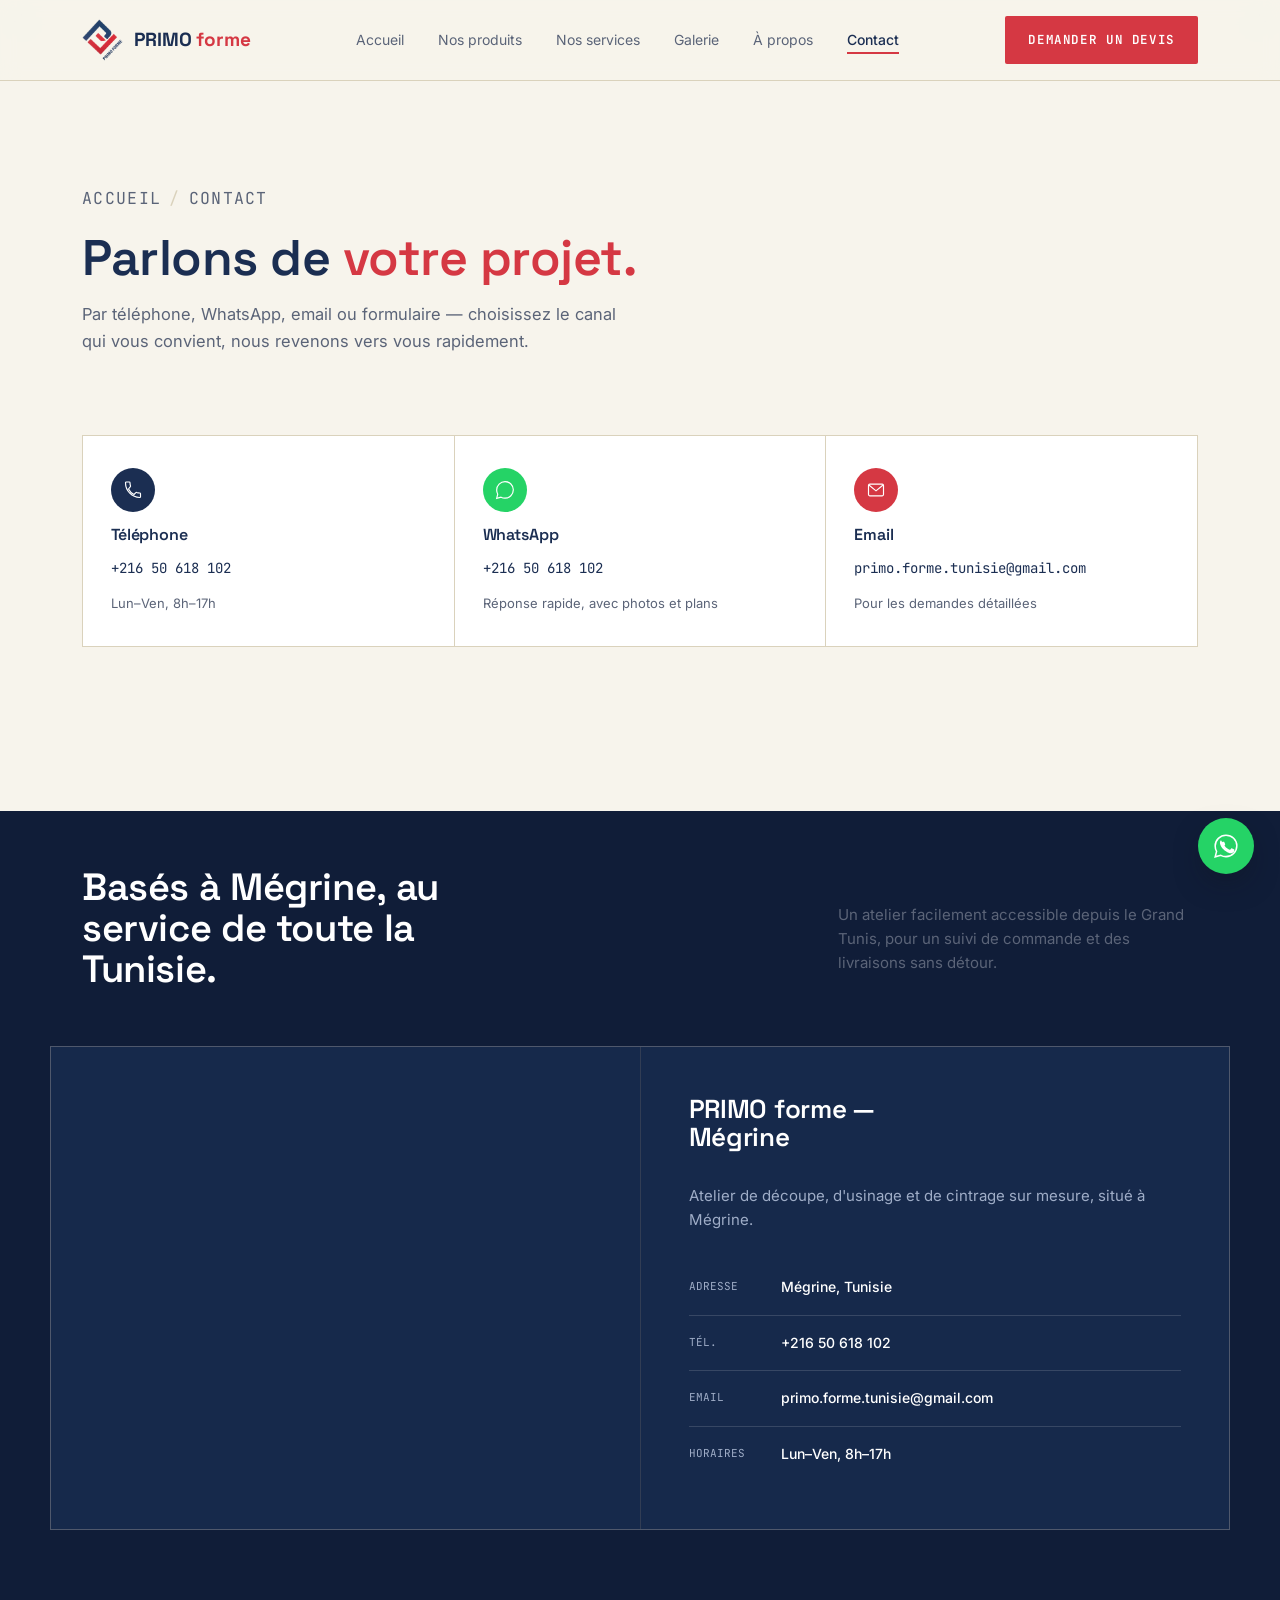
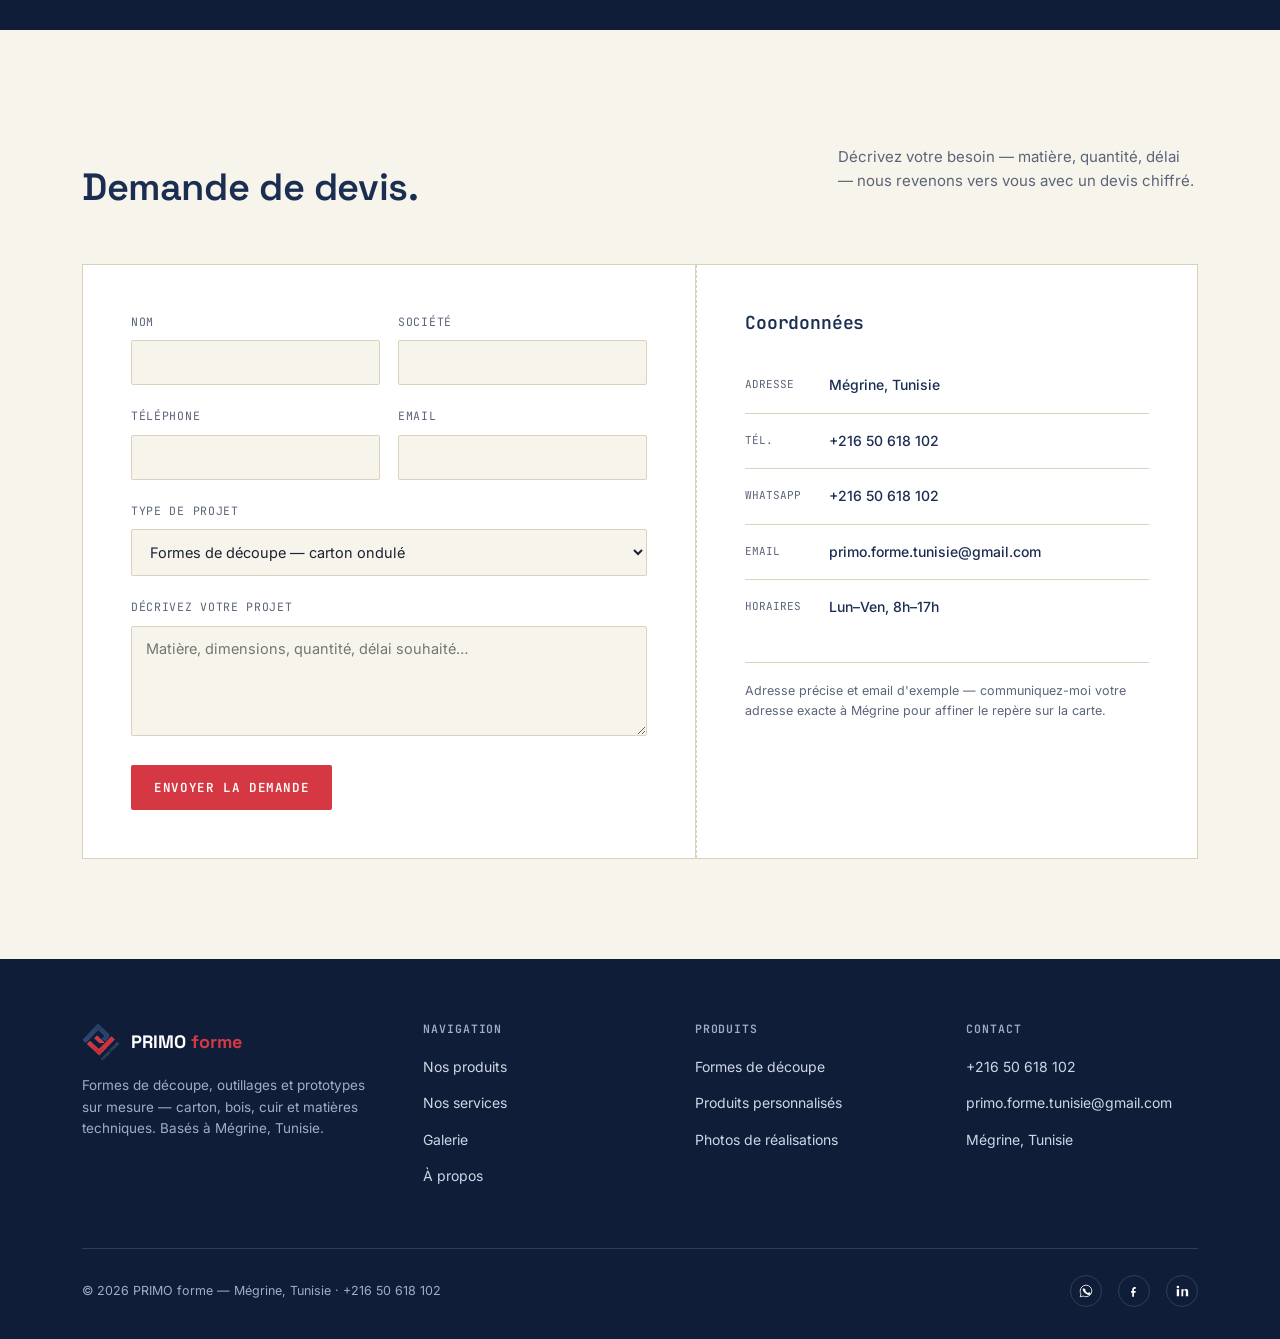
<file: contact.html>
<!DOCTYPE html>
<html lang="fr">
<head>
<meta charset="UTF-8">
<meta name="viewport" content="width=device-width, initial-scale=1">
<title>Contact — PRIMO forme</title>
<meta name="description" content="Contactez PRIMO forme par téléphone, WhatsApp ou email. Atelier situé à Mégrine, Tunisie. Demande de devis en ligne.">
<link rel="icon" type="image/png" href="assets/img/logo.png">
<link rel="preconnect" href="https://fonts.googleapis.com">
<link rel="preconnect" href="https://fonts.gstatic.com" crossorigin>
<link href="https://fonts.googleapis.com/css2?family=Space+Grotesk:wght@400;500;600;700&family=JetBrains+Mono:wght@400;500;600&family=Inter:wght@400;500;600&display=swap" rel="stylesheet">
<link rel="stylesheet" href="assets/css/style.css">
</head>
<body>
<header>
  <nav class="nav wrap">
    <a href="index.html" class="logo">
      <img src="assets/img/logo.png" alt="PRIMO forme">
      <span class="logo-word">PRIMO<span> forme</span></span>
    </a>
    <ul class="navlinks" id="navlinks">
      <li><a href="index.html">Accueil</a></li>
      <li><a href="produits.html">Nos produits</a></li>
      <li><a href="services.html">Nos services</a></li>
      <li><a href="galerie.html">Galerie</a></li>
      <li><a href="a-propos.html">À propos</a></li>
      <li><a href="contact.html" class="active">Contact</a></li>
    </ul>
    <div class="navcta">
      <a href="contact.html" class="btn btn-primary">Demander un devis</a>
      <button class="burger" id="burger" aria-label="Ouvrir le menu" aria-expanded="false">
        <svg width="16" height="12" viewBox="0 0 16 12" fill="none"><path d="M0 1H16M0 6H16M0 11H16" stroke="currentColor" stroke-width="1.4"/></svg>
      </button>
    </div>
  </nav>
</header>
<main>

  <section class="page-hero">
    <span class="crop tl"></span><span class="crop tr"></span>
    <div class="wrap">
      <p class="breadcrumb"><a href="index.html">Accueil</a><span class="sep">/</span>Contact</p>
      <h1>Parlons de <em>votre projet.</em></h1>
      <p>Par téléphone, WhatsApp, email ou formulaire — choisissez le canal qui vous convient, nous revenons vers vous rapidement.</p>
    </div>
  </section>

  <section style="padding-top:0;">
    <div class="wrap">
      <div class="channels-grid reveal">
        <a href="tel:+21650618102" class="channel-card">
          <div class="channel-icon tel"><svg width="20" height="20" viewBox="0 0 24 24" fill="none"><path d="M6.6 10.8c1.4 2.8 3.8 5.1 6.6 6.6l2.2-2.2c.3-.3.7-.4 1-.2 1.1.4 2.3.6 3.6.6.6 0 1 .4 1 1V20c0 .6-.4 1-1 1C10.9 21 3 13.1 3 3.4c0-.6.4-1 1-1h3.4c.6 0 1 .4 1 1 0 1.3.2 2.5.6 3.6.1.4 0 .8-.2 1L6.6 10.8Z" stroke="currentColor" stroke-width="1.4"/></svg></div>
          <h3>Téléphone</h3>
          <span class="val">+216 50 618 102</span>
          <p>Lun–Ven, 8h–17h</p>
        </a>
        <a href="https://wa.me/21650618102" class="channel-card" target="_blank" rel="noopener">
          <div class="channel-icon wa"><svg width="20" height="20" viewBox="0 0 24 24" fill="none"><path d="M12 2C6.5 2 2 6.5 2 12c0 1.8.5 3.5 1.3 5L2 22l5.2-1.4c1.4.8 3.1 1.2 4.8 1.2 5.5 0 10-4.5 10-10S17.5 2 12 2Z" stroke="currentColor" stroke-width="1.4"/></svg></div>
          <h3>WhatsApp</h3>
          <span class="val">+216 50 618 102</span>
          <p>Réponse rapide, avec photos et plans</p>
        </a>
        <a href="mailto:primo.forme.tunisie@gmail.com" class="channel-card">
          <div class="channel-icon mail"><svg width="20" height="20" viewBox="0 0 24 24" fill="none"><rect x="3" y="5" width="18" height="14" rx="1.5" stroke="currentColor" stroke-width="1.4"/><path d="M3.5 6L12 13L20.5 6" stroke="currentColor" stroke-width="1.4"/></svg></div>
          <h3>Email</h3>
          <span class="val">primo.forme.tunisie@gmail.com</span>
          <p>Pour les demandes détaillées</p>
        </a>
      </div>
    </div>
  </section>

  <section id="localisation" class="section-navy" style="padding-top:56px; padding-bottom:0;">
    <div class="wrap">
      <div class="section-head reveal">
        <h2>Basés à Mégrine, au service de toute la Tunisie.</h2>
        <p>Un atelier facilement accessible depuis le Grand Tunis, pour un suivi de commande et des livraisons sans détour.</p>
      </div>
    </div>
    <div class="wrap" style="max-width:calc(var(--wrap) + 64px);">
      <div class="loc-grid reveal">
        <div class="loc-map">
          <iframe
            src="https://www.google.com/maps?q=M%C3%A9grine,+Tunisie&output=embed"
            loading="lazy"
            referrerpolicy="no-referrer-when-downgrade"
            title="PRIMO forme — Mégrine, Tunisie"
            allowfullscreen>
          </iframe>
        </div>
        <div class="loc-info">
          <h3>PRIMO forme — Mégrine</h3>
          <p>Atelier de découpe, d'usinage et de cintrage sur mesure, situé à Mégrine.</p>
          <div class="loc-detail"><span class="k mono">ADRESSE</span><span class="v">Mégrine, Tunisie</span></div>
          <div class="loc-detail"><span class="k mono">TÉL.</span><span class="v"><a href="tel:+21650618102">+216 50 618 102</a></span></div>
          <div class="loc-detail"><span class="k mono">EMAIL</span><span class="v"><a href="mailto:primo.forme.tunisie@gmail.com">primo.forme.tunisie@gmail.com</a></span></div>
          <div class="loc-detail"><span class="k mono">HORAIRES</span><span class="v">Lun–Ven, 8h–17h</span></div>
        </div>
      </div>
    </div>
    <div style="height:100px;"></div>
  </section>

  <section id="devis">
    <div class="wrap">
      <div class="section-head reveal">
        <h2>Demande de devis.</h2>
        <p>Décrivez votre besoin — matière, quantité, délai — nous revenons vers vous avec un devis chiffré.</p>
      </div>

      <div class="contact-grid reveal">
        <form class="contact-form" id="devisForm">
          <div class="row2">
            <div class="field">
              <label for="nom">Nom</label>
              <input id="nom" name="nom" type="text" required>
            </div>
            <div class="field">
              <label for="societe">Société</label>
              <input id="societe" name="societe" type="text">
            </div>
          </div>
          <div class="row2">
            <div class="field">
              <label for="tel">Téléphone</label>
              <input id="tel" name="tel" type="tel">
            </div>
            <div class="field">
              <label for="email">Email</label>
              <input id="email" name="email" type="email" required>
            </div>
          </div>
          <div class="field">
            <label for="type">Type de projet</label>
            <select id="type" name="type">
              <option>Formes de découpe — carton ondulé</option>
              <option>Formes de découpe — carton compact</option>
              <option>Outillage thermoformage</option>
              <option>Découpe cuir / tissus / mousse</option>
              <option>Conception &amp; prototypage</option>
              <option>Autre demande</option>
            </select>
          </div>
          <div class="field">
            <label for="msg">Décrivez votre projet</label>
            <textarea id="msg" name="msg" placeholder="Matière, dimensions, quantité, délai souhaité…"></textarea>
          </div>
          <button type="submit" class="btn btn-primary">Envoyer la demande</button>
        </form>

        <div class="contact-info">
          <h3 class="mono">Coordonnées</h3>
          <div class="info-line"><span class="k mono">ADRESSE</span><span class="v">Mégrine, Tunisie</span></div>
          <div class="info-line"><span class="k mono">TÉL.</span><span class="v"><a href="tel:+21650618102">+216 50 618 102</a></span></div>
          <div class="info-line"><span class="k mono">WHATSAPP</span><span class="v"><a href="https://wa.me/21650618102">+216 50 618 102</a></span></div>
          <div class="info-line"><span class="k mono">EMAIL</span><span class="v"><a href="mailto:primo.forme.tunisie@gmail.com">primo.forme.tunisie@gmail.com</a></span></div>
          <div class="info-line"><span class="k mono">HORAIRES</span><span class="v">Lun–Ven, 8h–17h</span></div>
          <p class="info-note">Adresse précise et email d'exemple — communiquez-moi votre adresse exacte à Mégrine pour affiner le repère sur la carte.</p>
        </div>
      </div>
    </div>
  </section>

</main>
<footer>
  <div class="wrap">
    <div class="footer-top">
      <div>
        <a href="index.html" class="footer-brand">
          <img src="assets/img/logo.png" alt="PRIMO forme">
          <span class="footer-brand-word">PRIMO<span> forme</span></span>
        </a>
        <p class="footer-desc">Formes de découpe, outillages et prototypes sur mesure — carton, bois, cuir et matières techniques. Basés à Mégrine, Tunisie.</p>
      </div>
      <div>
        <h4>Navigation</h4>
        <ul>
          <li><a href="produits.html">Nos produits</a></li>
          <li><a href="services.html">Nos services</a></li>
          <li><a href="galerie.html">Galerie</a></li>
          <li><a href="a-propos.html">À propos</a></li>
        </ul>
      </div>
      <div>
        <h4>Produits</h4>
        <ul>
          <li><a href="produits.html#decoupe">Formes de découpe</a></li>
          <li><a href="produits.html#personnalises">Produits personnalisés</a></li>
          <li><a href="galerie.html">Photos de réalisations</a></li>
        </ul>
      </div>
      <div>
        <h4>Contact</h4>
        <ul>
          <li><a href="tel:+21650618102">+216 50 618 102</a></li>
          <li><a href="mailto:primo.forme.tunisie@gmail.com">primo.forme.tunisie@gmail.com</a></li>
          <li><a href="contact.html">Mégrine, Tunisie</a></li>
        </ul>
      </div>
    </div>
    <div class="footer-bottom">
      <span>© 2026 PRIMO forme — Mégrine, Tunisie · +216 50 618 102</span>
      <div class="social">
        <a href="https://wa.me/21650618102" aria-label="WhatsApp"><svg width="14" height="14" viewBox="0 0 24 24" fill="none"><path d="M12 2C6.5 2 2 6.5 2 12c0 1.8.5 3.5 1.3 5L2 22l5.2-1.4c1.4.8 3.1 1.2 4.8 1.2 5.5 0 10-4.5 10-10S17.5 2 12 2Z" stroke="currentColor" stroke-width="1.4"/><path d="M8.5 8.5c.2-.5.5-.5.8-.5h.6c.2 0 .4 0 .6.5.2.5.6 1.5.7 1.6.1.1.1.3 0 .5-.1.2-.2.3-.3.5-.2.2-.3.3-.1.6.2.3.9 1.4 1.9 2.2 1.3 1.1 2.3 1.4 2.6 1.5.3.1.5.1.6-.1.2-.2.7-.8.9-1.1.2-.3.4-.2.6-.1.2.1 1.5.7 1.8.8.3.1.4.2.5.3.1.2.1 1-.3 1.9-.4.9-2.1 1.7-2.9 1.7-.8 0-1.4.1-4.6-1.9-3.2-2-4.4-4.5-4.6-4.9-.1-.4-.9-1.5-.9-2.9 0-1.4.7-2 1-2.3Z" fill="currentColor"/></svg></a>
        <a href="#" aria-label="Facebook"><svg width="14" height="14" viewBox="0 0 24 24" fill="none"><path d="M15 8H13.5C12.7 8 12 8.7 12 9.5V12H15L14.6 15H12V22H9V15H7V12H9V9.2C9 6.9 10.8 5 13.1 5H15V8Z" fill="currentColor"/></svg></a>
        <a href="#" aria-label="LinkedIn"><svg width="14" height="14" viewBox="0 0 24 24" fill="none"><rect x="3" y="9" width="4" height="12" fill="currentColor"/><circle cx="5" cy="5" r="2.2" fill="currentColor"/><path d="M11 9H15V11C15.7 9.7 17.2 8.6 19 8.6C22 8.6 22.6 10.7 22.6 13.3V21H18.6V14.1C18.6 12.6 18.6 10.6 16.5 10.6C14.4 10.6 14.1 12.3 14.1 14V21H11V9Z" fill="currentColor"/></svg></a>
      </div>
    </div>
  </div>
</footer>

<a href="https://wa.me/21650618102" class="wa-float" aria-label="Contacter sur WhatsApp" target="_blank" rel="noopener">
  <svg width="26" height="26" viewBox="0 0 24 24" fill="none"><path d="M12 2C6.5 2 2 6.5 2 12c0 1.8.5 3.5 1.3 5L2 22l5.2-1.4c1.4.8 3.1 1.2 4.8 1.2 5.5 0 10-4.5 10-10S17.5 2 12 2Z" stroke="white" stroke-width="1.4"/><path d="M8.5 8.5c.2-.5.5-.5.8-.5h.6c.2 0 .4 0 .6.5.2.5.6 1.5.7 1.6.1.1.1.3 0 .5-.1.2-.2.3-.3.5-.2.2-.3.3-.1.6.2.3.9 1.4 1.9 2.2 1.3 1.1 2.3 1.4 2.6 1.5.3.1.5.1.6-.1.2-.2.7-.8.9-1.1.2-.3.4-.2.6-.1.2.1 1.5.7 1.8.8.3.1.4.2.5.3.1.2.1 1-.3 1.9-.4.9-2.1 1.7-2.9 1.7-.8 0-1.4.1-4.6-1.9-3.2-2-4.4-4.5-4.6-4.9-.1-.4-.9-1.5-.9-2.9 0-1.4.7-2 1-2.3Z" fill="white"/></svg>
</a>

<script>
  const burger = document.getElementById('burger');
  const navlinks = document.getElementById('navlinks');
  if(burger){
    burger.addEventListener('click', () => {
      const open = navlinks.classList.toggle('open');
      burger.setAttribute('aria-expanded', open);
    });
    navlinks.querySelectorAll('a').forEach(a => a.addEventListener('click', () => {
      navlinks.classList.remove('open');
      burger.setAttribute('aria-expanded', false);
    }));
  }

  const io = new IntersectionObserver((entries) => {
    entries.forEach(e => { if(e.isIntersecting){ e.target.classList.add('in'); io.unobserve(e.target); } });
  }, {threshold:0.12});
  document.querySelectorAll('.reveal').forEach(el => io.observe(el));

  const form = document.getElementById('devisForm');
  if(form){
    form.addEventListener('submit', (e) => {
      e.preventDefault();
      const btn = form.querySelector('button[type="submit"]');
      const original = btn.textContent;
      btn.textContent = 'Demande envoyée ✓';
      btn.style.opacity = '0.7';
      setTimeout(() => { btn.textContent = original; btn.style.opacity = '1'; form.reset(); }, 2400);
    });
  }

  // Gallery filter + lightbox (galerie.html only)
  const filterBtns = document.querySelectorAll('.gallery-filter button');
  const galleryItems = document.querySelectorAll('.gallery-item');
  filterBtns.forEach(btn => {
    btn.addEventListener('click', () => {
      filterBtns.forEach(b => b.classList.remove('active'));
      btn.classList.add('active');
      const cat = btn.dataset.filter;
      galleryItems.forEach(item => {
        item.style.display = (cat === 'all' || item.dataset.cat === cat) ? '' : 'none';
      });
    });
  });
  const lightbox = document.getElementById('lightbox');
  if(lightbox){
    const lbImg = document.getElementById('lightbox-img');
    galleryItems.forEach(item => {
      item.addEventListener('click', () => {
        const img = item.querySelector('img');
        lbImg.src = img.src;
        lbImg.alt = img.alt;
        lightbox.classList.add('open');
      });
    });
    lightbox.addEventListener('click', (e) => {
      if(e.target === lightbox || e.target.closest('.lightbox-close')) lightbox.classList.remove('open');
    });
    document.addEventListener('keydown', (e) => { if(e.key === 'Escape') lightbox.classList.remove('open'); });
  }
</script>

</body>
</html>
</file>
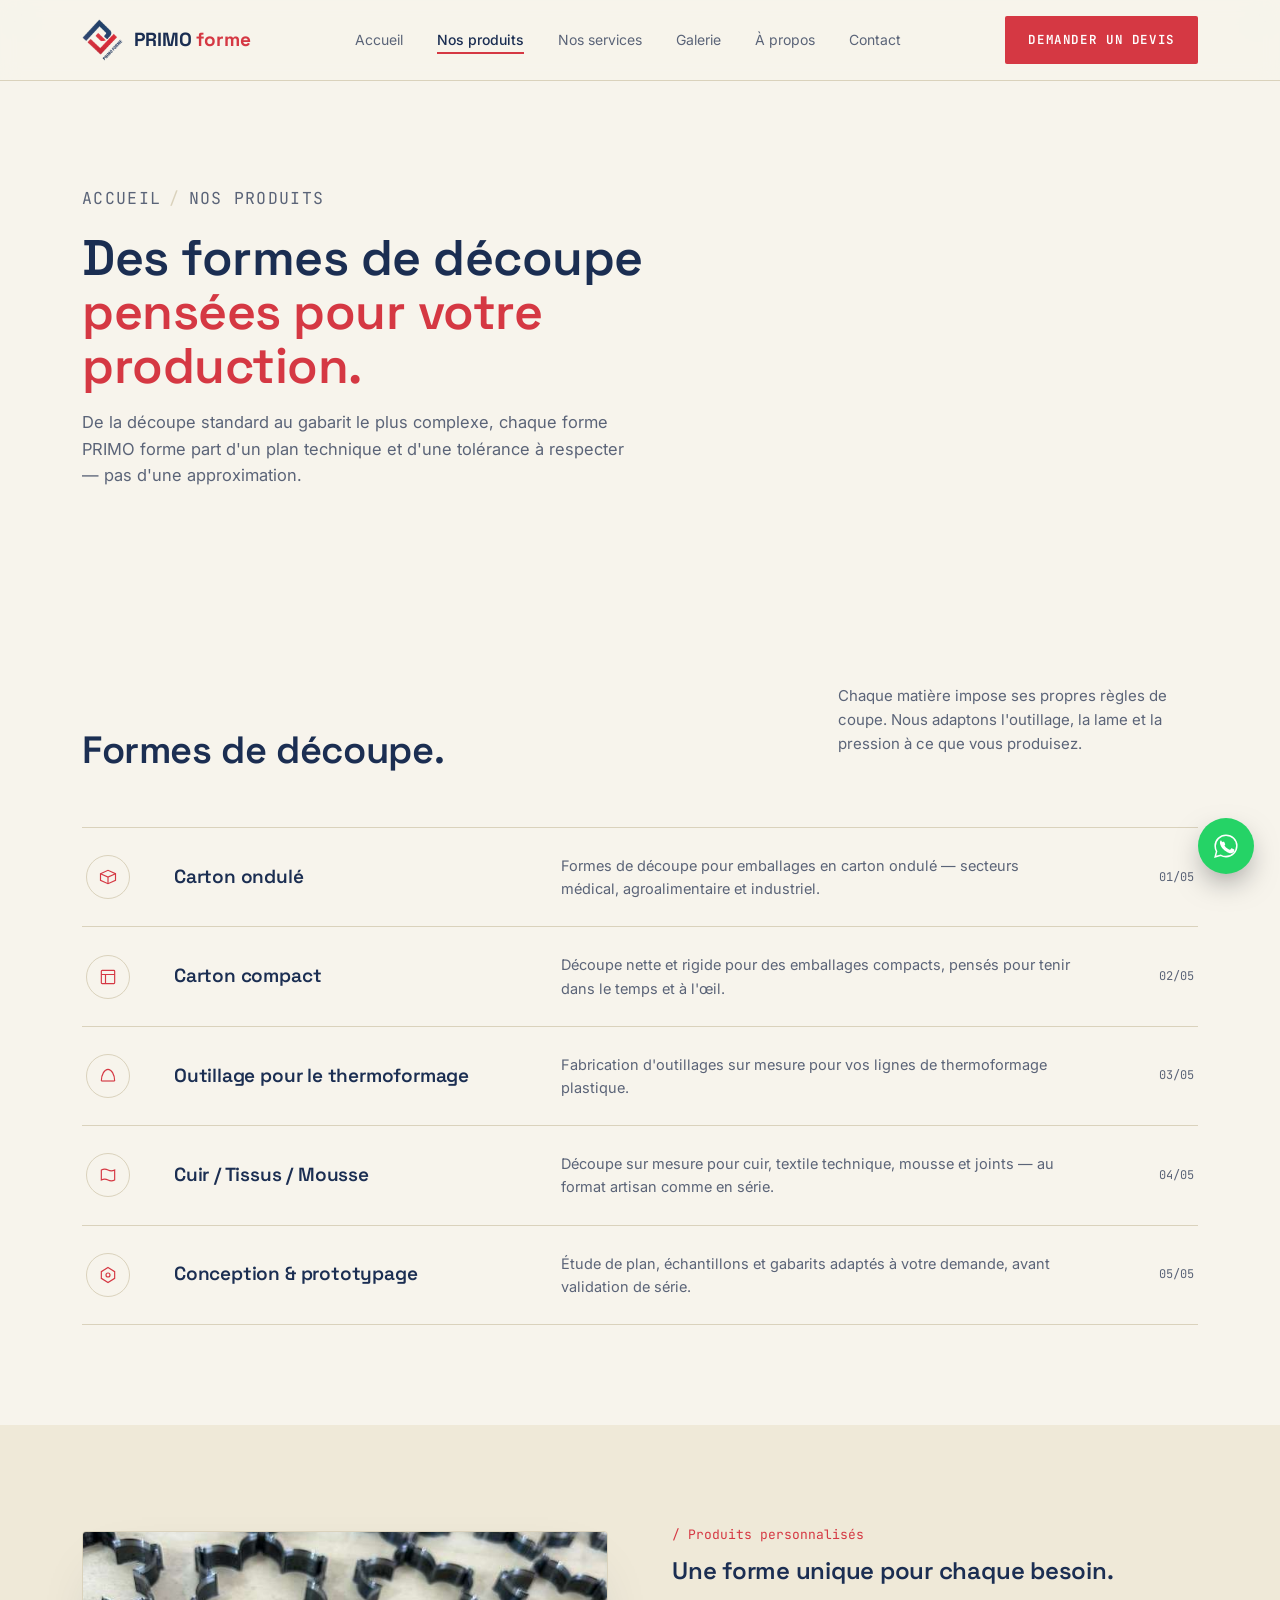
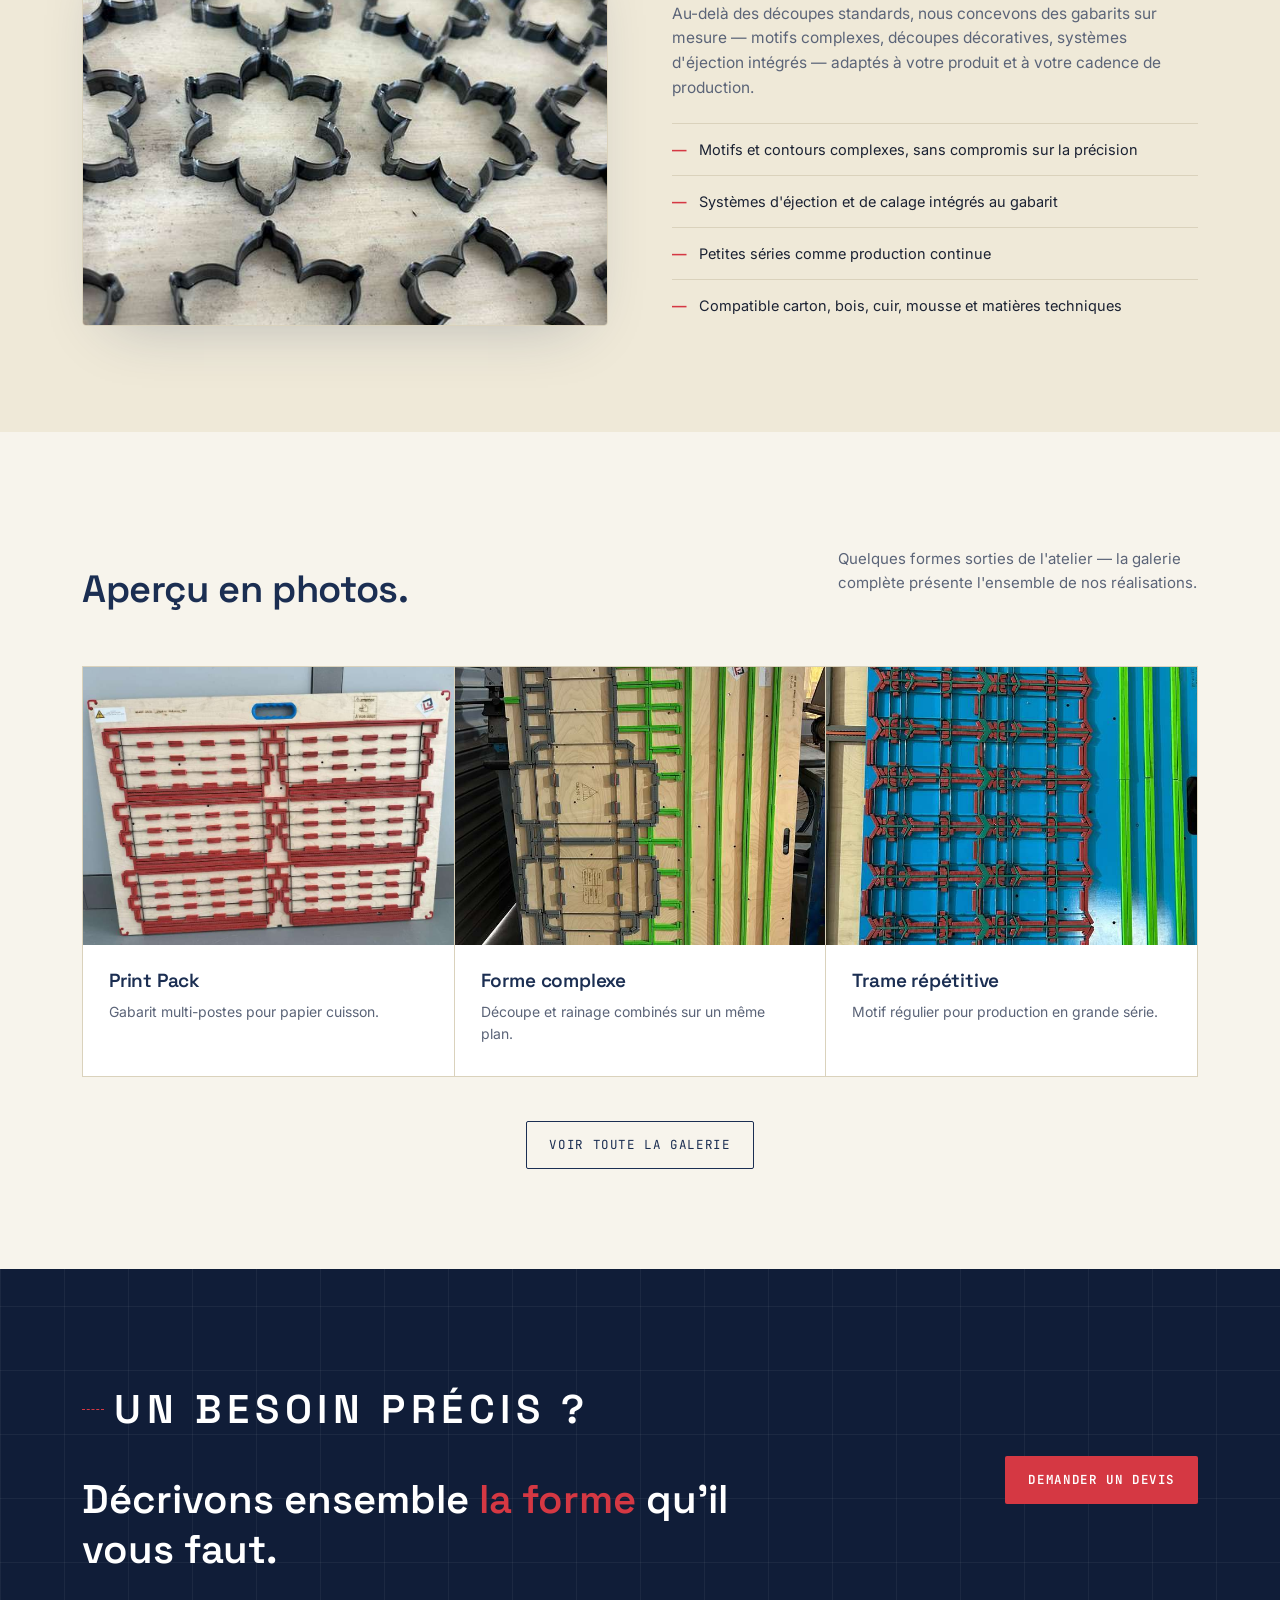
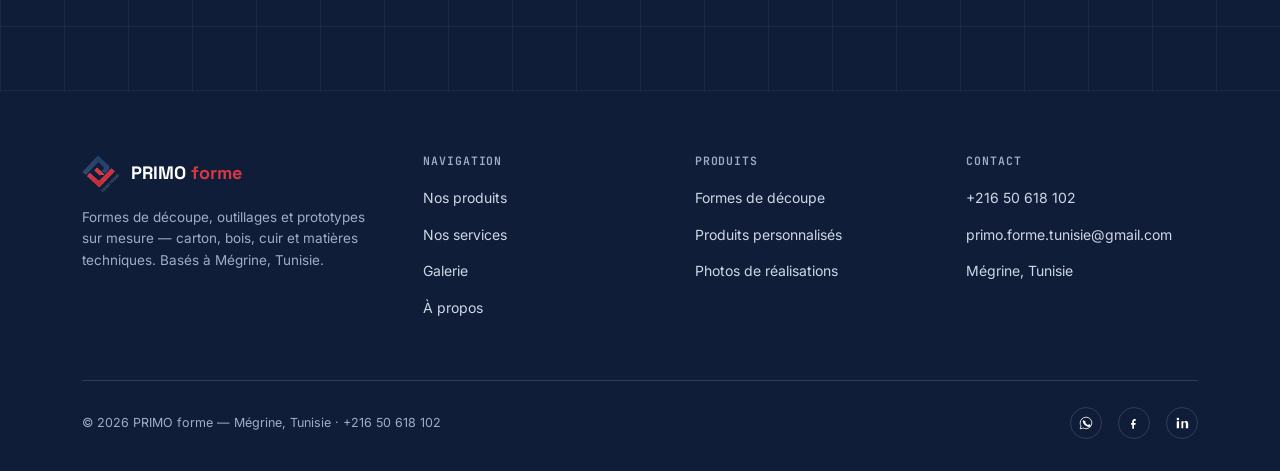
<file: produits.html>
<!DOCTYPE html>
<html lang="fr">
<head>
<meta charset="UTF-8">
<meta name="viewport" content="width=device-width, initial-scale=1">
<title>Nos produits — PRIMO forme</title>
<meta name="description" content="Formes de découpe pour carton ondulé, carton compact, thermoformage, cuir, tissus, mousse, et produits personnalisés sur mesure.">
<link rel="icon" type="image/png" href="assets/img/logo.png">
<link rel="preconnect" href="https://fonts.googleapis.com">
<link rel="preconnect" href="https://fonts.gstatic.com" crossorigin>
<link href="https://fonts.googleapis.com/css2?family=Space+Grotesk:wght@400;500;600;700&family=JetBrains+Mono:wght@400;500;600&family=Inter:wght@400;500;600&display=swap" rel="stylesheet">
<link rel="stylesheet" href="assets/css/style.css">
</head>
<body>
<header>
  <nav class="nav wrap">
    <a href="index.html" class="logo">
      <img src="assets/img/logo.png" alt="PRIMO forme">
      <span class="logo-word">PRIMO<span> forme</span></span>
    </a>
    <ul class="navlinks" id="navlinks">
      <li><a href="index.html">Accueil</a></li>
      <li><a href="produits.html" class="active">Nos produits</a></li>
      <li><a href="services.html">Nos services</a></li>
      <li><a href="galerie.html">Galerie</a></li>
      <li><a href="a-propos.html">À propos</a></li>
      <li><a href="contact.html">Contact</a></li>
    </ul>
    <div class="navcta">
      <a href="contact.html" class="btn btn-primary">Demander un devis</a>
      <button class="burger" id="burger" aria-label="Ouvrir le menu" aria-expanded="false">
        <svg width="16" height="12" viewBox="0 0 16 12" fill="none"><path d="M0 1H16M0 6H16M0 11H16" stroke="currentColor" stroke-width="1.4"/></svg>
      </button>
    </div>
  </nav>
</header>
<main>

  <section class="page-hero">
    <span class="crop tl"></span><span class="crop tr"></span>
    <div class="wrap">
      <p class="breadcrumb"><a href="index.html">Accueil</a><span class="sep">/</span>Nos produits</p>
      <h1>Des formes de découpe <em>pensées pour votre production.</em></h1>
      <p>De la découpe standard au gabarit le plus complexe, chaque forme PRIMO forme part d'un plan technique et d'une tolérance à respecter — pas d'une approximation.</p>
    </div>
  </section>

  <section id="decoupe">
    <div class="wrap">
      <div class="section-head reveal">
        <h2>Formes de découpe.</h2>
        <p>Chaque matière impose ses propres règles de coupe. Nous adaptons l'outillage, la lame et la pression à ce que vous produisez.</p>
      </div>

      <div class="list-rows reveal">
        <div class="list-row">
          <div class="list-icon"><svg width="20" height="20" viewBox="0 0 24 24" fill="none"><path d="M3 8L12 4L21 8V16L12 20L3 16V8Z" stroke="currentColor" stroke-width="1.4"/><path d="M3 8L12 12L21 8M12 12V20" stroke="currentColor" stroke-width="1.4"/></svg></div>
          <h3>Carton ondulé</h3>
          <p>Formes de découpe pour emballages en carton ondulé — secteurs médical, agroalimentaire et industriel.</p>
          <span class="list-idx mono">01/05</span>
        </div>
        <div class="list-row">
          <div class="list-icon"><svg width="20" height="20" viewBox="0 0 24 24" fill="none"><rect x="4" y="4" width="16" height="16" rx="1" stroke="currentColor" stroke-width="1.4"/><path d="M4 9H20M9 9V20" stroke="currentColor" stroke-width="1.4"/></svg></div>
          <h3>Carton compact</h3>
          <p>Découpe nette et rigide pour des emballages compacts, pensés pour tenir dans le temps et à l'œil.</p>
          <span class="list-idx mono">02/05</span>
        </div>
        <div class="list-row">
          <div class="list-icon"><svg width="20" height="20" viewBox="0 0 24 24" fill="none"><path d="M4 18C4 10 8 4 12 4C16 4 20 10 20 18" stroke="currentColor" stroke-width="1.4"/><path d="M4 18H20" stroke="currentColor" stroke-width="1.4"/></svg></div>
          <h3>Outillage pour le thermoformage</h3>
          <p>Fabrication d'outillages sur mesure pour vos lignes de thermoformage plastique.</p>
          <span class="list-idx mono">03/05</span>
        </div>
        <div class="list-row">
          <div class="list-icon"><svg width="20" height="20" viewBox="0 0 24 24" fill="none"><path d="M4 6C4 6 8 4 12 6C16 8 20 6 20 6V18C20 18 16 20 12 18C8 16 4 18 4 18V6Z" stroke="currentColor" stroke-width="1.4"/></svg></div>
          <h3>Cuir / Tissus / Mousse</h3>
          <p>Découpe sur mesure pour cuir, textile technique, mousse et joints — au format artisan comme en série.</p>
          <span class="list-idx mono">04/05</span>
        </div>
        <div class="list-row">
          <div class="list-icon"><svg width="20" height="20" viewBox="0 0 24 24" fill="none"><path d="M12 3L20 8V16L12 21L4 16V8L12 3Z" stroke="currentColor" stroke-width="1.4"/><circle cx="12" cy="12" r="2.4" stroke="currentColor" stroke-width="1.4"/></svg></div>
          <h3>Conception &amp; prototypage</h3>
          <p>Étude de plan, échantillons et gabarits adaptés à votre demande, avant validation de série.</p>
          <span class="list-idx mono">05/05</span>
        </div>
      </div>
    </div>
  </section>

  <section id="personnalises" class="section-alt">
    <div class="wrap split">
      <div class="split-media reveal">
        <img src="assets/img/flowers.jpg" alt="Formes de découpe personnalisées PRIMO forme" loading="lazy">
      </div>
      <div class="split-text reveal">
        <span class="num-tag mono">/ Produits personnalisés</span>
        <h2 style="margin-bottom:18px;">Une forme unique pour chaque besoin.</h2>
        <p>Au-delà des découpes standards, nous concevons des gabarits sur mesure — motifs complexes, découpes décoratives, systèmes d'éjection intégrés — adaptés à votre produit et à votre cadence de production.</p>
        <ul>
          <li>Motifs et contours complexes, sans compromis sur la précision</li>
          <li>Systèmes d'éjection et de calage intégrés au gabarit</li>
          <li>Petites séries comme production continue</li>
          <li>Compatible carton, bois, cuir, mousse et matières techniques</li>
        </ul>
      </div>
    </div>
  </section>

  <section id="photos">
    <div class="wrap">
      <div class="section-head reveal">
        <h2>Aperçu en photos.</h2>
        <p>Quelques formes sorties de l'atelier — la galerie complète présente l'ensemble de nos réalisations.</p>
      </div>
      <div class="cards-grid reveal">
        <a href="galerie.html" class="photo-card">
          <div class="ph"><img src="assets/img/forme2.jpg" alt="Forme de découpe PRIMO forme" loading="lazy"></div>
          <div class="pc-body"><h3>Print Pack</h3><p>Gabarit multi-postes pour papier cuisson.</p></div>
        </a>
        <a href="galerie.html" class="photo-card">
          <div class="ph"><img src="assets/img/forme3.jpg" alt="Forme de découpe PRIMO forme" loading="lazy"></div>
          <div class="pc-body"><h3>Forme complexe</h3><p>Découpe et rainage combinés sur un même plan.</p></div>
        </a>
        <a href="galerie.html" class="photo-card">
          <div class="ph"><img src="assets/img/lattice.jpg" alt="Forme de découpe PRIMO forme" loading="lazy"></div>
          <div class="pc-body"><h3>Trame répétitive</h3><p>Motif régulier pour production en grande série.</p></div>
        </a>
      </div>
      <div class="reveal" style="text-align:center; margin-top:44px;">
        <a href="galerie.html" class="btn btn-ghost">Voir toute la galerie</a>
      </div>
    </div>
  </section>

  <section class="manifesto">
    <div class="wrap" style="display:flex; align-items:center; justify-content:space-between; flex-wrap:wrap; gap:24px;">
      <div>
        <p class="manifesto-label">Un besoin précis ?</p>
        <p style="max-width:26ch;">Décrivons ensemble <em>la forme</em> qu'il vous faut.</p>
      </div>
      <a href="contact.html" class="btn btn-primary">Demander un devis</a>
    </div>
  </section>

</main>
<footer>
  <div class="wrap">
    <div class="footer-top">
      <div>
        <a href="index.html" class="footer-brand">
          <img src="assets/img/logo.png" alt="PRIMO forme">
          <span class="footer-brand-word">PRIMO<span> forme</span></span>
        </a>
        <p class="footer-desc">Formes de découpe, outillages et prototypes sur mesure — carton, bois, cuir et matières techniques. Basés à Mégrine, Tunisie.</p>
      </div>
      <div>
        <h4>Navigation</h4>
        <ul>
          <li><a href="produits.html">Nos produits</a></li>
          <li><a href="services.html">Nos services</a></li>
          <li><a href="galerie.html">Galerie</a></li>
          <li><a href="a-propos.html">À propos</a></li>
        </ul>
      </div>
      <div>
        <h4>Produits</h4>
        <ul>
          <li><a href="produits.html#decoupe">Formes de découpe</a></li>
          <li><a href="produits.html#personnalises">Produits personnalisés</a></li>
          <li><a href="galerie.html">Photos de réalisations</a></li>
        </ul>
      </div>
      <div>
        <h4>Contact</h4>
        <ul>
          <li><a href="tel:+21650618102">+216 50 618 102</a></li>
          <li><a href="mailto:primo.forme.tunisie@gmail.com">primo.forme.tunisie@gmail.com</a></li>
          <li><a href="contact.html">Mégrine, Tunisie</a></li>
        </ul>
      </div>
    </div>
    <div class="footer-bottom">
      <span>© 2026 PRIMO forme — Mégrine, Tunisie · +216 50 618 102</span>
      <div class="social">
        <a href="https://wa.me/21650618102" aria-label="WhatsApp"><svg width="14" height="14" viewBox="0 0 24 24" fill="none"><path d="M12 2C6.5 2 2 6.5 2 12c0 1.8.5 3.5 1.3 5L2 22l5.2-1.4c1.4.8 3.1 1.2 4.8 1.2 5.5 0 10-4.5 10-10S17.5 2 12 2Z" stroke="currentColor" stroke-width="1.4"/><path d="M8.5 8.5c.2-.5.5-.5.8-.5h.6c.2 0 .4 0 .6.5.2.5.6 1.5.7 1.6.1.1.1.3 0 .5-.1.2-.2.3-.3.5-.2.2-.3.3-.1.6.2.3.9 1.4 1.9 2.2 1.3 1.1 2.3 1.4 2.6 1.5.3.1.5.1.6-.1.2-.2.7-.8.9-1.1.2-.3.4-.2.6-.1.2.1 1.5.7 1.8.8.3.1.4.2.5.3.1.2.1 1-.3 1.9-.4.9-2.1 1.7-2.9 1.7-.8 0-1.4.1-4.6-1.9-3.2-2-4.4-4.5-4.6-4.9-.1-.4-.9-1.5-.9-2.9 0-1.4.7-2 1-2.3Z" fill="currentColor"/></svg></a>
        <a href="#" aria-label="Facebook"><svg width="14" height="14" viewBox="0 0 24 24" fill="none"><path d="M15 8H13.5C12.7 8 12 8.7 12 9.5V12H15L14.6 15H12V22H9V15H7V12H9V9.2C9 6.9 10.8 5 13.1 5H15V8Z" fill="currentColor"/></svg></a>
        <a href="#" aria-label="LinkedIn"><svg width="14" height="14" viewBox="0 0 24 24" fill="none"><rect x="3" y="9" width="4" height="12" fill="currentColor"/><circle cx="5" cy="5" r="2.2" fill="currentColor"/><path d="M11 9H15V11C15.7 9.7 17.2 8.6 19 8.6C22 8.6 22.6 10.7 22.6 13.3V21H18.6V14.1C18.6 12.6 18.6 10.6 16.5 10.6C14.4 10.6 14.1 12.3 14.1 14V21H11V9Z" fill="currentColor"/></svg></a>
      </div>
    </div>
  </div>
</footer>

<a href="https://wa.me/21650618102" class="wa-float" aria-label="Contacter sur WhatsApp" target="_blank" rel="noopener">
  <svg width="26" height="26" viewBox="0 0 24 24" fill="none"><path d="M12 2C6.5 2 2 6.5 2 12c0 1.8.5 3.5 1.3 5L2 22l5.2-1.4c1.4.8 3.1 1.2 4.8 1.2 5.5 0 10-4.5 10-10S17.5 2 12 2Z" stroke="white" stroke-width="1.4"/><path d="M8.5 8.5c.2-.5.5-.5.8-.5h.6c.2 0 .4 0 .6.5.2.5.6 1.5.7 1.6.1.1.1.3 0 .5-.1.2-.2.3-.3.5-.2.2-.3.3-.1.6.2.3.9 1.4 1.9 2.2 1.3 1.1 2.3 1.4 2.6 1.5.3.1.5.1.6-.1.2-.2.7-.8.9-1.1.2-.3.4-.2.6-.1.2.1 1.5.7 1.8.8.3.1.4.2.5.3.1.2.1 1-.3 1.9-.4.9-2.1 1.7-2.9 1.7-.8 0-1.4.1-4.6-1.9-3.2-2-4.4-4.5-4.6-4.9-.1-.4-.9-1.5-.9-2.9 0-1.4.7-2 1-2.3Z" fill="white"/></svg>
</a>

<script>
  const burger = document.getElementById('burger');
  const navlinks = document.getElementById('navlinks');
  if(burger){
    burger.addEventListener('click', () => {
      const open = navlinks.classList.toggle('open');
      burger.setAttribute('aria-expanded', open);
    });
    navlinks.querySelectorAll('a').forEach(a => a.addEventListener('click', () => {
      navlinks.classList.remove('open');
      burger.setAttribute('aria-expanded', false);
    }));
  }

  const io = new IntersectionObserver((entries) => {
    entries.forEach(e => { if(e.isIntersecting){ e.target.classList.add('in'); io.unobserve(e.target); } });
  }, {threshold:0.12});
  document.querySelectorAll('.reveal').forEach(el => io.observe(el));

  const form = document.getElementById('devisForm');
  if(form){
    form.addEventListener('submit', (e) => {
      e.preventDefault();
      const btn = form.querySelector('button[type="submit"]');
      const original = btn.textContent;
      btn.textContent = 'Demande envoyée ✓';
      btn.style.opacity = '0.7';
      setTimeout(() => { btn.textContent = original; btn.style.opacity = '1'; form.reset(); }, 2400);
    });
  }

  // Gallery filter + lightbox (galerie.html only)
  const filterBtns = document.querySelectorAll('.gallery-filter button');
  const galleryItems = document.querySelectorAll('.gallery-item');
  filterBtns.forEach(btn => {
    btn.addEventListener('click', () => {
      filterBtns.forEach(b => b.classList.remove('active'));
      btn.classList.add('active');
      const cat = btn.dataset.filter;
      galleryItems.forEach(item => {
        item.style.display = (cat === 'all' || item.dataset.cat === cat) ? '' : 'none';
      });
    });
  });
  const lightbox = document.getElementById('lightbox');
  if(lightbox){
    const lbImg = document.getElementById('lightbox-img');
    galleryItems.forEach(item => {
      item.addEventListener('click', () => {
        const img = item.querySelector('img');
        lbImg.src = img.src;
        lbImg.alt = img.alt;
        lightbox.classList.add('open');
      });
    });
    lightbox.addEventListener('click', (e) => {
      if(e.target === lightbox || e.target.closest('.lightbox-close')) lightbox.classList.remove('open');
    });
    document.addEventListener('keydown', (e) => { if(e.key === 'Escape') lightbox.classList.remove('open'); });
  }
</script>

</body>
</html>
</file>
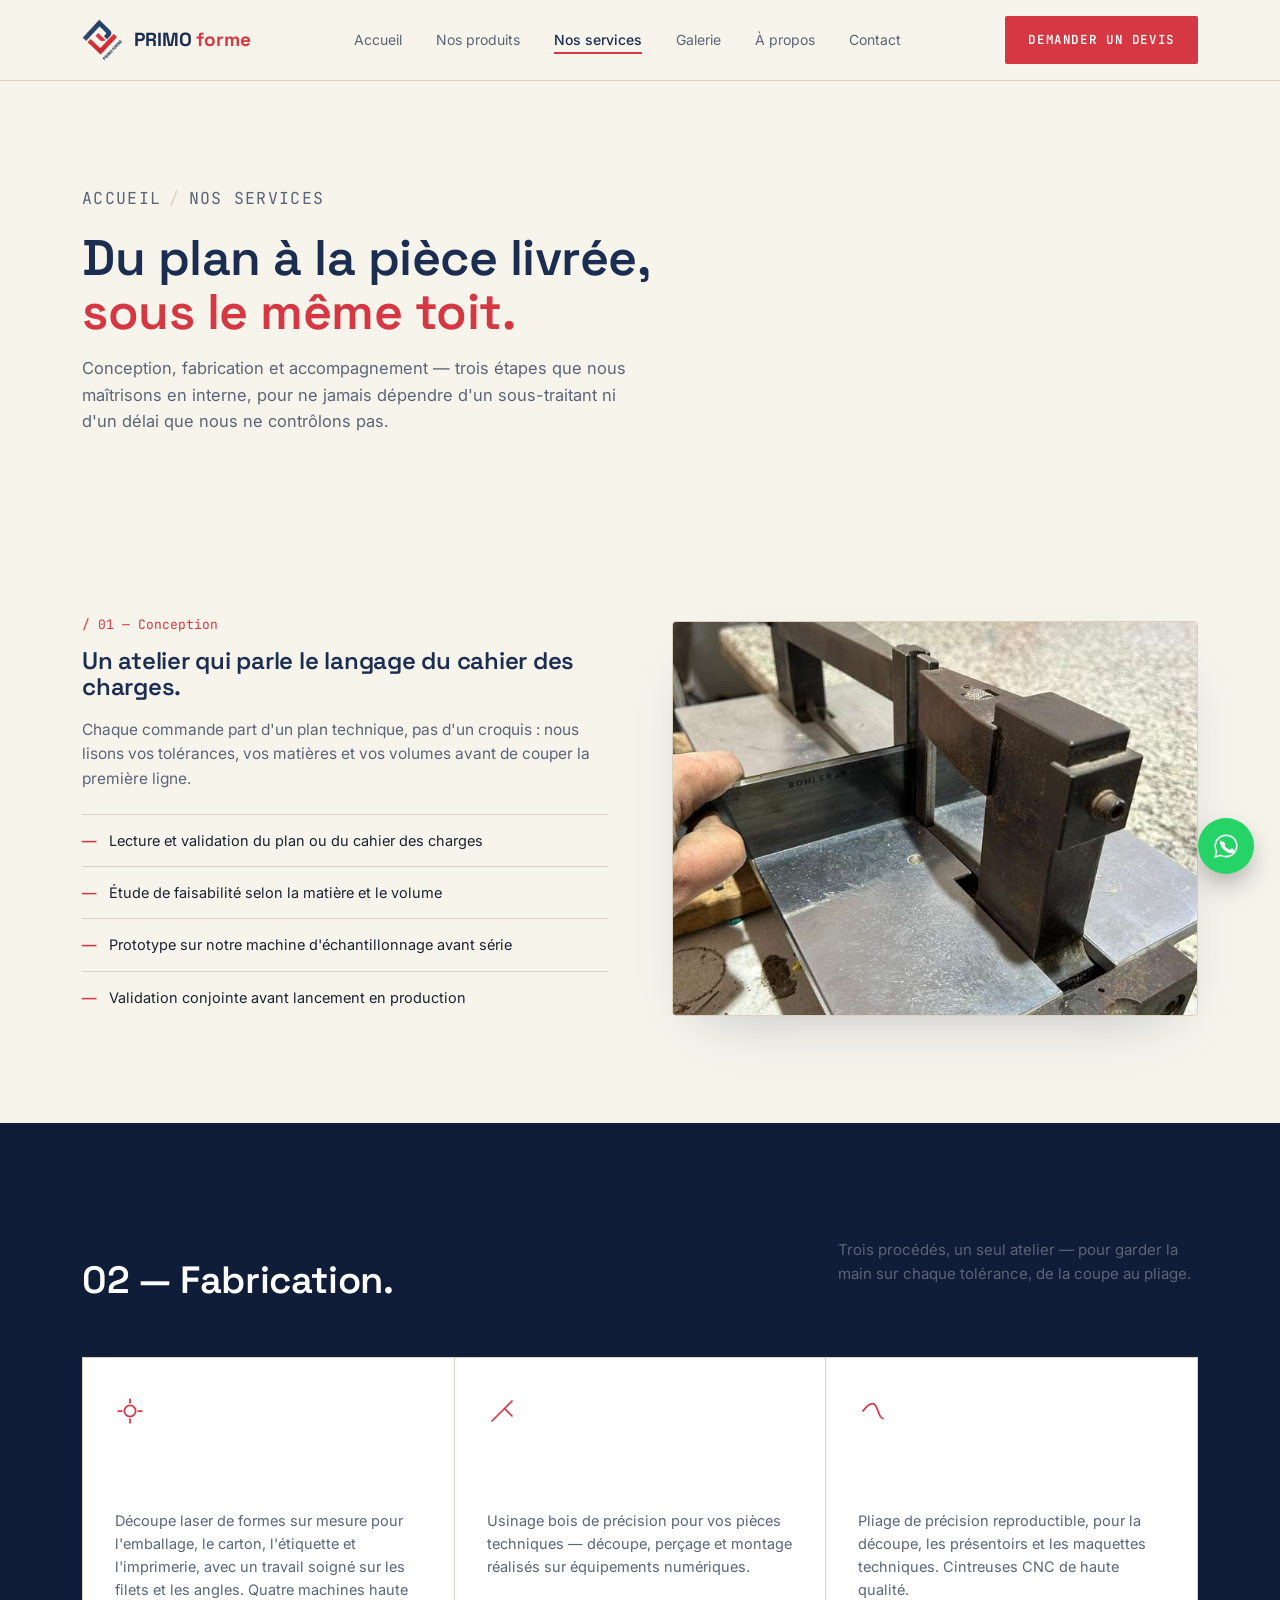
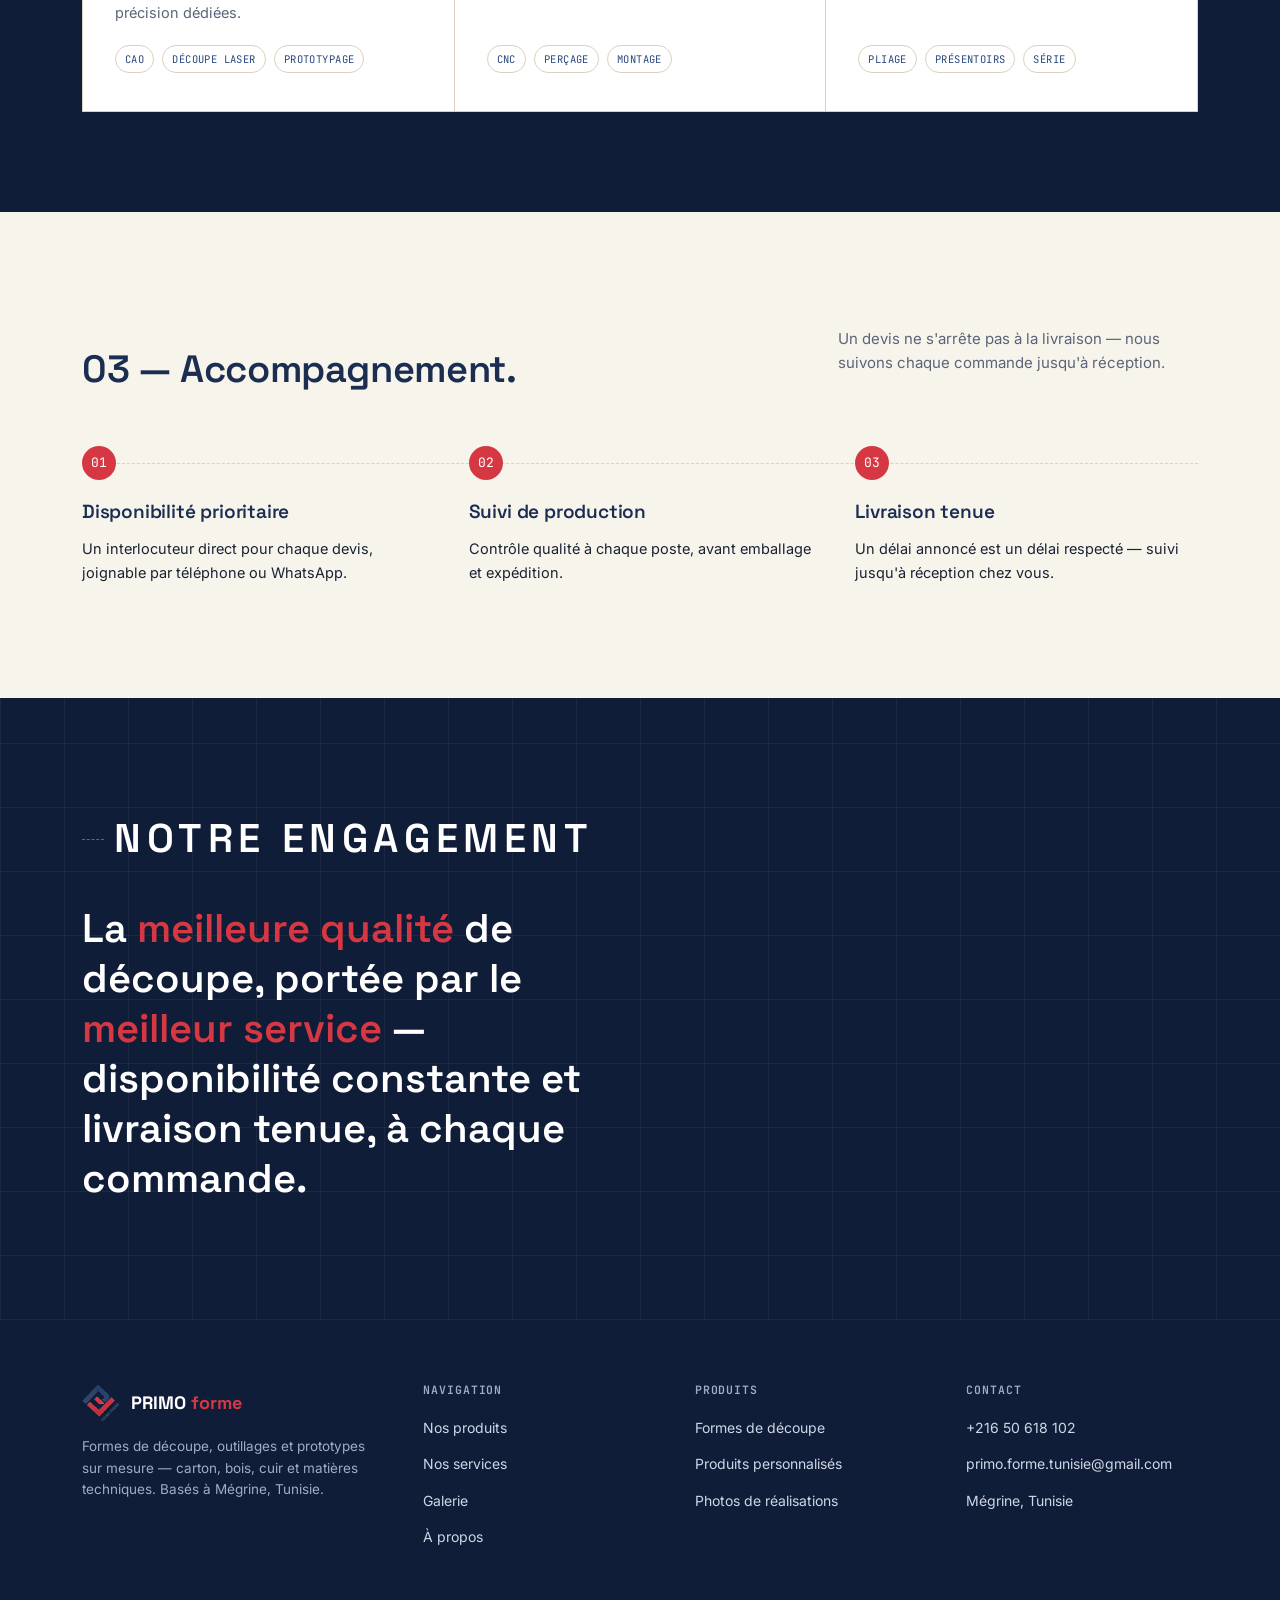
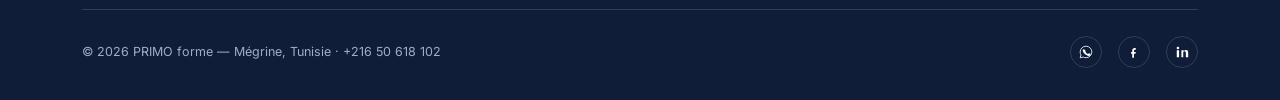
<file: services.html>
<!DOCTYPE html>
<html lang="fr">
<head>
<meta charset="UTF-8">
<meta name="viewport" content="width=device-width, initial-scale=1">
<title>Nos services — PRIMO forme</title>
<meta name="description" content="Conception, fabrication et accompagnement — nos services de découpe laser, usinage bois et cintrage numérique à Mégrine.">
<link rel="icon" type="image/png" href="assets/img/logo.png">
<link rel="preconnect" href="https://fonts.googleapis.com">
<link rel="preconnect" href="https://fonts.gstatic.com" crossorigin>
<link href="https://fonts.googleapis.com/css2?family=Space+Grotesk:wght@400;500;600;700&family=JetBrains+Mono:wght@400;500;600&family=Inter:wght@400;500;600&display=swap" rel="stylesheet">
<link rel="stylesheet" href="assets/css/style.css">
</head>
<body>
<header>
  <nav class="nav wrap">
    <a href="index.html" class="logo">
      <img src="assets/img/logo.png" alt="PRIMO forme">
      <span class="logo-word">PRIMO<span> forme</span></span>
    </a>
    <ul class="navlinks" id="navlinks">
      <li><a href="index.html">Accueil</a></li>
      <li><a href="produits.html">Nos produits</a></li>
      <li><a href="services.html" class="active">Nos services</a></li>
      <li><a href="galerie.html">Galerie</a></li>
      <li><a href="a-propos.html">À propos</a></li>
      <li><a href="contact.html">Contact</a></li>
    </ul>
    <div class="navcta">
      <a href="contact.html" class="btn btn-primary">Demander un devis</a>
      <button class="burger" id="burger" aria-label="Ouvrir le menu" aria-expanded="false">
        <svg width="16" height="12" viewBox="0 0 16 12" fill="none"><path d="M0 1H16M0 6H16M0 11H16" stroke="currentColor" stroke-width="1.4"/></svg>
      </button>
    </div>
  </nav>
</header>
<main>

  <section class="page-hero">
    <span class="crop tl"></span><span class="crop tr"></span>
    <div class="wrap">
      <p class="breadcrumb"><a href="index.html">Accueil</a><span class="sep">/</span>Nos services</p>
      <h1>Du plan à la pièce livrée, <em>sous le même toit.</em></h1>
      <p>Conception, fabrication et accompagnement — trois étapes que nous maîtrisons en interne, pour ne jamais dépendre d'un sous-traitant ni d'un délai que nous ne contrôlons pas.</p>
    </div>
  </section>

  <section id="conception">
    <div class="wrap split reverse">
      <div class="split-media reveal">
        <img src="assets/img/measuring.jpg" alt="Conception et contrôle de précision PRIMO forme" loading="lazy">
      </div>
      <div class="split-text reveal">
        <span class="num-tag mono">/ 01 — Conception</span>
        <h2 style="margin-bottom:18px;">Un atelier qui parle le langage du cahier des charges.</h2>
        <p>Chaque commande part d'un plan technique, pas d'un croquis : nous lisons vos tolérances, vos matières et vos volumes avant de couper la première ligne.</p>
        <ul>
          <li>Lecture et validation du plan ou du cahier des charges</li>
          <li>Étude de faisabilité selon la matière et le volume</li>
          <li>Prototype sur notre machine d'échantillonnage avant série</li>
          <li>Validation conjointe avant lancement en production</li>
        </ul>
      </div>
    </div>
  </section>

  <section id="fabrication" class="section-navy">
    <div class="wrap">
      <div class="section-head reveal">
        <h2>02 — Fabrication.</h2>
        <p>Trois procédés, un seul atelier — pour garder la main sur chaque tolérance, de la coupe au pliage.</p>
      </div>

      <div class="cards-grid reveal">
        <div class="service-card">
          <div class="service-icon"><svg width="30" height="30" viewBox="0 0 24 24" fill="none"><path d="M12 2V6M12 18V22M2 12H6M18 12H22" stroke="currentColor" stroke-width="1.4"/><circle cx="12" cy="12" r="4.5" stroke="currentColor" stroke-width="1.4"/></svg></div>
          <h3>Forme laser</h3>
          <p>Découpe laser de formes sur mesure pour l'emballage, le carton, l'étiquette et l'imprimerie, avec un travail soigné sur les filets et les angles. Quatre machines haute précision dédiées.</p>
          <div class="service-tags"><span>CAO</span><span>DÉCOUPE LASER</span><span>PROTOTYPAGE</span></div>
        </div>
        <div class="service-card">
          <div class="service-icon"><svg width="30" height="30" viewBox="0 0 24 24" fill="none"><path d="M4 20L14 10M14 10L20 4M14 10L20 16" stroke="currentColor" stroke-width="1.4" stroke-linecap="round"/></svg></div>
          <h3>Usinage bois</h3>
          <p>Usinage bois de précision pour vos pièces techniques — découpe, perçage et montage réalisés sur équipements numériques.</p>
          <div class="service-tags"><span>CNC</span><span>PERÇAGE</span><span>MONTAGE</span></div>
        </div>
        <div class="service-card">
          <div class="service-icon"><svg width="30" height="30" viewBox="0 0 24 24" fill="none"><path d="M4 12C4 12 8 6 12 6C16 6 16 18 20 18" stroke="currentColor" stroke-width="1.4" stroke-linecap="round"/></svg></div>
          <h3>Cintreuse numérique</h3>
          <p>Pliage de précision reproductible, pour la découpe, les présentoirs et les maquettes techniques. Cintreuses CNC de haute qualité.</p>
          <div class="service-tags"><span>PLIAGE</span><span>PRÉSENTOIRS</span><span>SÉRIE</span></div>
        </div>
      </div>
    </div>
  </section>

  <section id="accompagnement">
    <div class="wrap">
      <div class="section-head reveal">
        <h2>03 — Accompagnement.</h2>
        <p>Un devis ne s'arrête pas à la livraison — nous suivons chaque commande jusqu'à réception.</p>
      </div>
      <div class="process on-light reveal">
        <div class="process-step">
          <span class="step-num mono">01</span>
          <h3>Disponibilité prioritaire</h3>
          <p>Un interlocuteur direct pour chaque devis, joignable par téléphone ou WhatsApp.</p>
        </div>
        <div class="process-step">
          <span class="step-num mono">02</span>
          <h3>Suivi de production</h3>
          <p>Contrôle qualité à chaque poste, avant emballage et expédition.</p>
        </div>
        <div class="process-step">
          <span class="step-num mono">03</span>
          <h3>Livraison tenue</h3>
          <p>Un délai annoncé est un délai respecté — suivi jusqu'à réception chez vous.</p>
        </div>
      </div>
    </div>
  </section>

  <section class="manifesto">
    <div class="wrap">
      <p class="manifesto-label">Notre engagement</p>
      <p>La <em>meilleure qualité</em> de découpe, portée par le <em>meilleur service</em> — disponibilité constante et livraison tenue, à chaque commande.</p>
    </div>
  </section>

</main>
<footer>
  <div class="wrap">
    <div class="footer-top">
      <div>
        <a href="index.html" class="footer-brand">
          <img src="assets/img/logo.png" alt="PRIMO forme">
          <span class="footer-brand-word">PRIMO<span> forme</span></span>
        </a>
        <p class="footer-desc">Formes de découpe, outillages et prototypes sur mesure — carton, bois, cuir et matières techniques. Basés à Mégrine, Tunisie.</p>
      </div>
      <div>
        <h4>Navigation</h4>
        <ul>
          <li><a href="produits.html">Nos produits</a></li>
          <li><a href="services.html">Nos services</a></li>
          <li><a href="galerie.html">Galerie</a></li>
          <li><a href="a-propos.html">À propos</a></li>
        </ul>
      </div>
      <div>
        <h4>Produits</h4>
        <ul>
          <li><a href="produits.html#decoupe">Formes de découpe</a></li>
          <li><a href="produits.html#personnalises">Produits personnalisés</a></li>
          <li><a href="galerie.html">Photos de réalisations</a></li>
        </ul>
      </div>
      <div>
        <h4>Contact</h4>
        <ul>
          <li><a href="tel:+21650618102">+216 50 618 102</a></li>
          <li><a href="mailto:primo.forme.tunisie@gmail.com">primo.forme.tunisie@gmail.com</a></li>
          <li><a href="contact.html">Mégrine, Tunisie</a></li>
        </ul>
      </div>
    </div>
    <div class="footer-bottom">
      <span>© 2026 PRIMO forme — Mégrine, Tunisie · +216 50 618 102</span>
      <div class="social">
        <a href="https://wa.me/21650618102" aria-label="WhatsApp"><svg width="14" height="14" viewBox="0 0 24 24" fill="none"><path d="M12 2C6.5 2 2 6.5 2 12c0 1.8.5 3.5 1.3 5L2 22l5.2-1.4c1.4.8 3.1 1.2 4.8 1.2 5.5 0 10-4.5 10-10S17.5 2 12 2Z" stroke="currentColor" stroke-width="1.4"/><path d="M8.5 8.5c.2-.5.5-.5.8-.5h.6c.2 0 .4 0 .6.5.2.5.6 1.5.7 1.6.1.1.1.3 0 .5-.1.2-.2.3-.3.5-.2.2-.3.3-.1.6.2.3.9 1.4 1.9 2.2 1.3 1.1 2.3 1.4 2.6 1.5.3.1.5.1.6-.1.2-.2.7-.8.9-1.1.2-.3.4-.2.6-.1.2.1 1.5.7 1.8.8.3.1.4.2.5.3.1.2.1 1-.3 1.9-.4.9-2.1 1.7-2.9 1.7-.8 0-1.4.1-4.6-1.9-3.2-2-4.4-4.5-4.6-4.9-.1-.4-.9-1.5-.9-2.9 0-1.4.7-2 1-2.3Z" fill="currentColor"/></svg></a>
        <a href="#" aria-label="Facebook"><svg width="14" height="14" viewBox="0 0 24 24" fill="none"><path d="M15 8H13.5C12.7 8 12 8.7 12 9.5V12H15L14.6 15H12V22H9V15H7V12H9V9.2C9 6.9 10.8 5 13.1 5H15V8Z" fill="currentColor"/></svg></a>
        <a href="#" aria-label="LinkedIn"><svg width="14" height="14" viewBox="0 0 24 24" fill="none"><rect x="3" y="9" width="4" height="12" fill="currentColor"/><circle cx="5" cy="5" r="2.2" fill="currentColor"/><path d="M11 9H15V11C15.7 9.7 17.2 8.6 19 8.6C22 8.6 22.6 10.7 22.6 13.3V21H18.6V14.1C18.6 12.6 18.6 10.6 16.5 10.6C14.4 10.6 14.1 12.3 14.1 14V21H11V9Z" fill="currentColor"/></svg></a>
      </div>
    </div>
  </div>
</footer>

<a href="https://wa.me/21650618102" class="wa-float" aria-label="Contacter sur WhatsApp" target="_blank" rel="noopener">
  <svg width="26" height="26" viewBox="0 0 24 24" fill="none"><path d="M12 2C6.5 2 2 6.5 2 12c0 1.8.5 3.5 1.3 5L2 22l5.2-1.4c1.4.8 3.1 1.2 4.8 1.2 5.5 0 10-4.5 10-10S17.5 2 12 2Z" stroke="white" stroke-width="1.4"/><path d="M8.5 8.5c.2-.5.5-.5.8-.5h.6c.2 0 .4 0 .6.5.2.5.6 1.5.7 1.6.1.1.1.3 0 .5-.1.2-.2.3-.3.5-.2.2-.3.3-.1.6.2.3.9 1.4 1.9 2.2 1.3 1.1 2.3 1.4 2.6 1.5.3.1.5.1.6-.1.2-.2.7-.8.9-1.1.2-.3.4-.2.6-.1.2.1 1.5.7 1.8.8.3.1.4.2.5.3.1.2.1 1-.3 1.9-.4.9-2.1 1.7-2.9 1.7-.8 0-1.4.1-4.6-1.9-3.2-2-4.4-4.5-4.6-4.9-.1-.4-.9-1.5-.9-2.9 0-1.4.7-2 1-2.3Z" fill="white"/></svg>
</a>

<script>
  const burger = document.getElementById('burger');
  const navlinks = document.getElementById('navlinks');
  if(burger){
    burger.addEventListener('click', () => {
      const open = navlinks.classList.toggle('open');
      burger.setAttribute('aria-expanded', open);
    });
    navlinks.querySelectorAll('a').forEach(a => a.addEventListener('click', () => {
      navlinks.classList.remove('open');
      burger.setAttribute('aria-expanded', false);
    }));
  }

  const io = new IntersectionObserver((entries) => {
    entries.forEach(e => { if(e.isIntersecting){ e.target.classList.add('in'); io.unobserve(e.target); } });
  }, {threshold:0.12});
  document.querySelectorAll('.reveal').forEach(el => io.observe(el));

  const form = document.getElementById('devisForm');
  if(form){
    form.addEventListener('submit', (e) => {
      e.preventDefault();
      const btn = form.querySelector('button[type="submit"]');
      const original = btn.textContent;
      btn.textContent = 'Demande envoyée ✓';
      btn.style.opacity = '0.7';
      setTimeout(() => { btn.textContent = original; btn.style.opacity = '1'; form.reset(); }, 2400);
    });
  }

  // Gallery filter + lightbox (galerie.html only)
  const filterBtns = document.querySelectorAll('.gallery-filter button');
  const galleryItems = document.querySelectorAll('.gallery-item');
  filterBtns.forEach(btn => {
    btn.addEventListener('click', () => {
      filterBtns.forEach(b => b.classList.remove('active'));
      btn.classList.add('active');
      const cat = btn.dataset.filter;
      galleryItems.forEach(item => {
        item.style.display = (cat === 'all' || item.dataset.cat === cat) ? '' : 'none';
      });
    });
  });
  const lightbox = document.getElementById('lightbox');
  if(lightbox){
    const lbImg = document.getElementById('lightbox-img');
    galleryItems.forEach(item => {
      item.addEventListener('click', () => {
        const img = item.querySelector('img');
        lbImg.src = img.src;
        lbImg.alt = img.alt;
        lightbox.classList.add('open');
      });
    });
    lightbox.addEventListener('click', (e) => {
      if(e.target === lightbox || e.target.closest('.lightbox-close')) lightbox.classList.remove('open');
    });
    document.addEventListener('keydown', (e) => { if(e.key === 'Escape') lightbox.classList.remove('open'); });
  }
</script>

</body>
</html>
</file>
<file: assets/css/style.css>
:root{
  --paper: #F7F4EC;
  --paper-2: #EFE9D8;
  --card: #FFFFFF;
  --navy: #1B2E52;
  --navy-deep: #101D38;
  --navy-panel: #16294B;
  --navy-mid: #2B4A7E;
  --red: #D53843;
  --red-deep: #B32732;
  --ink: #1B2233;
  --muted: #5B6478;
  --muted-on-navy: #9FADC7;
  --line: #DAD2BC;
  --line-navy: rgba(255,255,255,.14);
  --radius: 2px;
  --wrap: 1180px;
  --ease: cubic-bezier(.16,.84,.44,1);
}

*{box-sizing:border-box;}
html{scroll-behavior:smooth;}
body{
  margin:0;
  background:var(--paper);
  color:var(--ink);
  font-family:'Inter', -apple-system, sans-serif;
  font-size:16px;
  line-height:1.6;
  -webkit-font-smoothing:antialiased;
}
h1,h2,h3,h4{
  font-family:'Space Grotesk', sans-serif;
  font-weight:600;
  line-height:1.08;
  margin:0;
  letter-spacing:-0.01em;
  color:var(--navy);
}
.mono{ font-family:'JetBrains Mono', monospace; }
a{color:inherit;text-decoration:none;}
img{max-width:100%;display:block;}
ul{list-style:none;margin:0;padding:0;}
button{font-family:inherit;}

:focus-visible{ outline:2px solid var(--red); outline-offset:3px; }

.wrap{ max-width:var(--wrap); margin:0 auto; padding:0 32px; }

@media (prefers-reduced-motion: reduce){
  *{animation-duration:0.01ms !important; animation-iteration-count:1 !important; transition-duration:0.01ms !important; scroll-behavior:auto !important;}
}

/* ---------- crop marks ---------- */
.crop{ position:absolute; width:14px;height:14px; pointer-events:none; opacity:.5; }
.crop::before,.crop::after{ content:""; position:absolute; background:var(--navy-mid); }
.crop::before{ width:14px; height:1px; top:6.5px; left:0; }
.crop::after{ width:1px; height:14px; left:6.5px; top:0; }
.crop.tl{top:14px;left:14px;} .crop.tr{top:14px;right:14px;}
.crop.bl{bottom:14px;left:14px;} .crop.br{bottom:14px;right:14px;}

/* ---------- eyebrow ---------- */
.eyebrow{
  font-family:'JetBrains Mono', monospace; font-size:12px; letter-spacing:.14em;
  text-transform:uppercase; color:var(--red);
  display:flex; align-items:center; gap:10px; margin-bottom:18px;
}
.eyebrow::before{ content:""; width:22px; height:0; border-top:1px dashed var(--red); }
.eyebrow.on-navy{color:#F0A6AC;}
.eyebrow.on-navy::before{border-top-color:#F0A6AC;}

.ruler{ position:relative; height:34px; border-top:1px dashed var(--line); overflow:hidden; }

/* ================= HEADER ================= */
header{
  position:fixed; top:0;left:0;right:0; z-index:100;
  background:rgba(247,244,236,.9); backdrop-filter:blur(10px);
  border-bottom:1px solid var(--line);
}
.nav{ display:flex; align-items:center; justify-content:space-between; height:80px; }
.logo{ display:flex; align-items:center; gap:11px; }
.logo img{height:42px; width:auto;}
.logo-word{ font-family:'Space Grotesk', sans-serif; font-weight:700; font-size:19px; color:var(--navy); letter-spacing:-0.01em; }
.logo-word span{color:var(--red);}
.navlinks{ display:flex; gap:34px; align-items:center; }
.navlinks a{ font-size:14px; color:var(--muted); transition:color .2s; padding:4px 0; border-bottom:2px solid transparent; }
.navlinks a:hover{color:var(--navy);}
.navlinks a.active{color:var(--navy); border-bottom-color:var(--red); font-weight:500;}
.btn{
  display:inline-flex; align-items:center; gap:8px;
  font-family:'JetBrains Mono', monospace; font-size:12.5px; letter-spacing:.05em; text-transform:uppercase;
  padding:13px 22px; border-radius:var(--radius); border:1px solid transparent; cursor:pointer;
  transition:transform .2s var(--ease), background .2s, border-color .2s, color .2s; white-space:nowrap;
}
.btn-primary{ background:var(--red); color:#fff; font-weight:600; }
.btn-primary:hover{transform:translateY(-2px); background:var(--red-deep);}
.btn-ghost{ border-color:var(--navy); color:var(--navy); }
.btn-ghost:hover{border-color:var(--red); color:var(--red);}
.btn-ghost.on-navy{border-color:var(--line-navy); color:#fff;}
.btn-ghost.on-navy:hover{border-color:var(--red); color:#F0A6AC;}
.btn-whatsapp{ background:#25D366; color:#fff; }
.btn-whatsapp:hover{ transform:translateY(-2px); background:#1DA851; }
.navcta{display:flex; align-items:center; gap:18px;}
.burger{
  display:none; width:36px;height:36px; border:1px solid var(--navy); background:transparent; color:var(--navy);
  align-items:center;justify-content:center; cursor:pointer;
}
.navlinks.open{
  display:flex; position:absolute; top:80px; left:0; right:0; background:var(--paper);
  flex-direction:column; padding:20px 20px 28px; border-bottom:1px solid var(--line); gap:0;
}
.navlinks.open a{padding:12px 0; border-bottom:1px solid var(--line); width:100%;}

/* ================= PAGE HERO (interior pages) ================= */
.page-hero{ padding:168px 0 64px; position:relative; overflow:hidden; }
.page-hero .wrap{position:relative;}
.page-hero h1{ font-size:clamp(32px, 4vw, 50px); max-width:18ch; margin-bottom:16px; }
.page-hero h1 em{ font-style:normal; color:var(--red); }
.page-hero p{ color:var(--muted); font-size:16.5px; max-width:56ch; }
.breadcrumb{
  font-family:'JetBrains Mono', monospace; font-size:11.5px; letter-spacing:.08em; text-transform:uppercase;
  color:var(--muted); margin-bottom:20px; display:flex; gap:8px; align-items:center;
}
.breadcrumb a:hover{color:var(--red);}
.breadcrumb .sep{color:var(--line);}

/* ================= HERO (home) ================= */
.hero{ position:relative; padding:172px 0 96px; overflow:hidden; }
.hero .wrap{ display:grid; grid-template-columns:1.05fr 1fr; gap:56px; align-items:center; }
.hero-copy h1{ font-size:clamp(38px, 4.6vw, 60px); margin-bottom:22px; }
.hero-copy h1 em{ font-style:normal; color:var(--red); }
.hero-copy p{ color:var(--muted); font-size:17px; max-width:46ch; margin-bottom:34px; }
.hero-actions{display:flex; gap:14px; flex-wrap:wrap; margin-bottom:44px;}

.tolerances{ display:flex; gap:0; border-top:1px solid var(--line); }
.tolerances div{ flex:1; padding:16px 18px 0 0; border-right:1px solid var(--line); }
.tolerances div:last-child{border-right:none;}
.tol-num{ font-family:'JetBrains Mono', monospace; font-size:22px; color:var(--red); display:block; margin-bottom:4px; }
.tol-label{ font-size:12.5px; color:var(--muted); line-height:1.35; }

.diebox{
  position:relative; aspect-ratio:1/1; background:var(--card); border:1px solid var(--line);
  border-radius:4px; box-shadow:0 24px 60px -30px rgba(27,46,82,.35);
}
.diebox svg{width:100%; height:100%; display:block;}
.cut-line{ fill:none; stroke:var(--navy); stroke-width:1.6; stroke-linejoin:round; stroke-dasharray:900; stroke-dashoffset:900; animation:draw 5.5s var(--ease) infinite; }
.fold-line{ fill:none; stroke:var(--red); stroke-width:1.2; stroke-dasharray:6 6; opacity:.85; }
.laser-dot{
  fill:var(--red); filter:drop-shadow(0 0 6px rgba(213,56,67,.7));
  offset-path:path("M110,40 L230,40 L230,120 L280,120 L280,240 L230,240 L230,320 L190,320 L190,260 L150,260 L150,320 L110,320 L110,240 L60,240 L60,120 L110,120 Z");
  animation:travel 5.5s var(--ease) infinite;
}
@keyframes draw{ 0%{stroke-dashoffset:900;} 62%{stroke-dashoffset:0;} 88%{stroke-dashoffset:0;} 100%{stroke-dashoffset:-900;} }
@keyframes travel{ 0%{offset-distance:0%; opacity:1;} 62%{offset-distance:100%; opacity:1;} 70%{opacity:0;} 100%{offset-distance:100%; opacity:0;} }
.diebox-tag{ position:absolute; bottom:14px; left:14px; font-family:'JetBrains Mono', monospace; font-size:11px; color:var(--muted); letter-spacing:.06em; }
.diebox-tag b{color:var(--red); font-weight:600;}

/* ================= MARQUEE ================= */
.marquee-band{ position:relative; overflow:hidden; border-top:1px dashed var(--line); border-bottom:1px dashed var(--line); background:var(--paper-2); padding:16px 0; }
.marquee-band.on-navy{ background:var(--navy-panel); border-top:1px dashed var(--line-navy); border-bottom:1px dashed var(--line-navy); }
.marquee-track{ display:flex; width:max-content; animation:marquee 26s linear infinite; }
.marquee-band.reverse .marquee-track{ animation-direction:reverse; }
.marquee-track span{
  display:flex; align-items:center; font-family:'Space Grotesk', sans-serif; font-weight:600; font-size:20px;
  color:var(--navy); padding:0 28px; white-space:nowrap;
}
.marquee-band.on-navy .marquee-track span{color:#fff;}
.marquee-track span::after{ content:"◆"; font-size:9px; color:var(--red); margin-left:28px; }
@keyframes marquee{ from{transform:translateX(0);} to{transform:translateX(-50%);} }

/* ================= MANIFESTO BANNER ================= */
.manifesto{ background:var(--navy-deep); padding:76px 0; position:relative; overflow:hidden; }
.manifesto::before{
  content:""; position:absolute; inset:0;
  background-image:
    repeating-linear-gradient(90deg, rgba(255,255,255,.05) 0 1px, transparent 1px 64px),
    repeating-linear-gradient(0deg, rgba(255,255,255,.05) 0 1px, transparent 1px 64px);
  pointer-events:none;
}
.manifesto .wrap{position:relative;}
.manifesto-label{
  font-family:'JetBrains Mono', monospace; font-size:12px; letter-spacing:.14em; text-transform:uppercase;
  color:var(--red); margin-bottom:20px; display:flex; align-items:center; gap:10px;
}
.manifesto-label::before{ content:""; width:22px; height:0; border-top:1px dashed var(--red); }
.manifesto p{ font-family:'Space Grotesk', sans-serif; font-weight:600; font-size:clamp(24px, 3.4vw, 40px); color:#fff; line-height:1.25; max-width:22ch; }
.manifesto p em{ font-style:normal; color:var(--red); }

/* ================= SECTION SHELL ================= */
section{ position:relative; padding:100px 0; }
.section-navy{ background:var(--navy-deep); color:#fff; }
.section-navy h2, .section-navy h3{color:#fff;}
.section-navy p{color:var(--muted-on-navy);}
.section-alt{ background:var(--paper-2); }
.section-head{ display:flex; justify-content:space-between; align-items:flex-end; gap:40px; margin-bottom:56px; }
.section-head h2{ font-size:clamp(28px,3vw,38px); max-width:18ch; }
.section-head p{ color:var(--muted); max-width:40ch; font-size:15px; }

/* ---- about figures ---- */
.about-grid{ display:grid; grid-template-columns:0.9fr 1.1fr; gap:64px; align-items:start; }
.about-num{ font-family:'JetBrains Mono', monospace; color:var(--red); font-size:13px; margin-bottom:10px; display:block; }
.about-grid p{color:var(--muted); margin-bottom:18px; font-size:15.5px;}
.about-figures{ display:grid; grid-template-columns:1fr 1fr; gap:1px; background:var(--line); border:1px solid var(--line); margin-top:36px; }
.about-figures div{ background:var(--card); padding:22px 20px; }
.about-figures .num{ font-family:'Space Grotesk'; font-size:30px; color:var(--navy); display:block; }
.about-figures .lbl{ font-size:12.5px; color:var(--muted); margin-top:4px; }

/* ---- photo + text split ---- */
.split{ display:grid; grid-template-columns:1fr 1fr; gap:64px; align-items:center; }
.split.reverse{ grid-template-columns:1fr 1fr; }
.split.reverse .split-media{ order:2; }
.split-media{ position:relative; border-radius:4px; overflow:hidden; border:1px solid var(--line); box-shadow:0 24px 60px -30px rgba(27,46,82,.3); }
.split-media img{ width:100%; height:100%; object-fit:cover; display:block; aspect-ratio:4/3; }
.split-text .num-tag{ font-family:'JetBrains Mono', monospace; color:var(--red); font-size:13px; margin-bottom:12px; display:block; }
.split-text p{ color:var(--muted); font-size:15.5px; margin-bottom:16px; }
.split-text ul{ margin-top:22px; }
.split-text ul li{
  padding:14px 0; border-top:1px solid var(--line); font-size:14.5px; color:var(--ink);
  display:flex; gap:12px; align-items:flex-start;
}
.split-text ul li::before{ content:"—"; color:var(--red); font-weight:600; flex-shrink:0; }

/* ---- secteurs / list rows ---- */
.secteurs-list{ display:flex; flex-direction:column; border-top:1px solid var(--line-navy); }
.secteur-row{
  display:grid; grid-template-columns:64px 1.4fr 2fr 90px; align-items:center; gap:24px; padding:26px 4px;
  border-bottom:1px solid var(--line-navy); transition:background .25s;
}
.secteur-row:hover{background:rgba(255,255,255,.04);}
.secteur-icon{
  width:44px;height:44px; border:1px solid var(--line-navy); border-radius:50%;
  display:flex;align-items:center;justify-content:center; color:var(--red); flex-shrink:0;
}
.secteur-row h3{font-size:19px; font-weight:600; color:#fff;}
.secteur-row p{color:var(--muted-on-navy); font-size:14.5px; margin:0;}
.secteur-idx{ font-family:'JetBrains Mono', monospace; font-size:12px; color:var(--muted-on-navy); text-align:right; }

/* ---- generic light list rows ---- */
.list-rows{ display:flex; flex-direction:column; border-top:1px solid var(--line); }
.list-row{
  display:grid; grid-template-columns:64px 1.4fr 2fr 90px; align-items:center; gap:24px; padding:26px 4px;
  border-bottom:1px solid var(--line); transition:background .25s;
}
.list-row:hover{background:var(--paper-2);}
.list-icon{
  width:44px;height:44px; border:1px solid var(--line); border-radius:50%;
  display:flex;align-items:center;justify-content:center; color:var(--red); flex-shrink:0;
}
.list-row h3{font-size:19px; font-weight:600;}
.list-row p{color:var(--muted); font-size:14.5px; margin:0;}
.list-idx{ font-family:'JetBrains Mono', monospace; font-size:12px; color:var(--muted); text-align:right; }

/* ---- services / product cards ---- */
.cards-grid{ display:grid; grid-template-columns:repeat(3,1fr); gap:1px; background:var(--line); border:1px solid var(--line); }
.cards-grid.two{grid-template-columns:repeat(2,1fr);}
.service-card{ background:var(--card); padding:38px 32px; display:flex; flex-direction:column; min-height:280px; }
.service-icon{margin-bottom:26px; color:var(--red);}
.service-card h3{font-size:21px; margin-bottom:12px;}
.service-card p{color:var(--muted); font-size:14.5px; flex:1; margin-bottom:20px;}
.service-tags{ display:flex; flex-wrap:wrap; gap:8px; }
.service-tags span{
  font-family:'JetBrains Mono', monospace; font-size:10.5px; letter-spacing:.04em; color:var(--navy-mid);
  border:1px solid var(--line); padding:5px 9px; border-radius:20px;
}
.step-num{
  font-family:'JetBrains Mono', monospace; font-size:13px; color:#fff; background:var(--red);
  width:34px;height:34px; display:flex;align-items:center;justify-content:center; border-radius:50%; margin-bottom:22px;
}

/* ---- photo cards (produits / services) ---- */
.photo-card{ background:var(--card); display:flex; flex-direction:column; overflow:hidden; }
.photo-card .ph{ aspect-ratio:4/3; overflow:hidden; }
.photo-card .ph img{ width:100%; height:100%; object-fit:cover; transition:transform .5s var(--ease); }
.photo-card:hover .ph img{ transform:scale(1.06); }
.photo-card .pc-body{ padding:26px 26px 30px; display:flex; flex-direction:column; gap:10px; flex:1; }
.photo-card h3{font-size:19px;}
.photo-card p{color:var(--muted); font-size:14px; margin:0;}

/* ---- equip cards (home) ---- */
.equip-grid{ display:grid; grid-template-columns:repeat(3,1fr); gap:1px; background:var(--line); border:1px solid var(--line); }
.equip-card{ background:var(--card); padding:0; display:flex; flex-direction:column; position:relative; overflow:hidden; }
.equip-photo{ width:100%; aspect-ratio:4/3; overflow:hidden; background:var(--navy-panel); }
.equip-photo img{ width:100%; height:100%; object-fit:cover; display:block; filter:grayscale(.15) contrast(1.05); transition:transform .5s var(--ease), filter .4s; }
.equip-card:hover .equip-photo img{ transform:scale(1.06); filter:none; }
.equip-body{ padding:30px 30px 34px; display:flex; flex-direction:column; gap:16px; }
.equip-count{ font-family:'Space Grotesk', sans-serif; font-weight:700; font-size:48px; color:var(--red); line-height:1; display:flex; align-items:baseline; gap:8px; }
.equip-count small{ font-family:'JetBrains Mono', monospace; font-size:12px; font-weight:500; color:var(--muted); letter-spacing:.04em; }
.equip-card h3{font-size:19px;}
.equip-card p{color:var(--muted); font-size:14.5px; margin:0;}
.equip-strip{ display:flex; flex-wrap:wrap; gap:14px; margin-top:44px; padding-top:32px; border-top:1px dashed var(--line); }
.equip-strip span{
  font-family:'JetBrains Mono', monospace; font-size:12.5px; letter-spacing:.04em; color:var(--navy);
  border:1px solid var(--line); background:var(--card); padding:9px 16px; border-radius:20px; display:flex; align-items:center; gap:8px;
}
.equip-strip span::before{ content:""; width:6px;height:6px; border-radius:50%; background:var(--red); }

/* ---- process ---- */
.process{ display:grid; grid-template-columns:repeat(3,1fr); gap:44px; position:relative; }
.process::before{ content:""; position:absolute; top:17px; left:0; right:0; height:0; border-top:1px dashed var(--line-navy); z-index:0; }
.process.on-light::before{ border-top-color:var(--line); }
.process-step{position:relative; z-index:1;}
.process-step h3{font-size:19px; margin-bottom:10px;}
.process-step p{font-size:14.5px;}
.section-navy .process-step h3{color:#fff;}
.section-navy .process-step p{color:var(--muted-on-navy);}

/* ---- gallery ---- */
.gallery-filter{ display:flex; flex-wrap:wrap; gap:10px; margin-bottom:36px; }
.gallery-filter button{
  font-family:'JetBrains Mono', monospace; font-size:12px; letter-spacing:.04em; text-transform:uppercase;
  padding:9px 16px; border-radius:20px; border:1px solid var(--line); background:var(--card); color:var(--muted);
  cursor:pointer; transition:all .2s;
}
.gallery-filter button:hover{border-color:var(--navy); color:var(--navy);}
.gallery-filter button.active{background:var(--navy); border-color:var(--navy); color:#fff;}
.gallery-grid{ columns:3 260px; column-gap:1px; }
.gallery-item{
  break-inside:avoid; margin-bottom:1px; position:relative; overflow:hidden; cursor:zoom-in; background:var(--navy-panel);
}
.gallery-item img{ width:100%; display:block; transition:transform .5s var(--ease), filter .4s; filter:grayscale(.1) contrast(1.03); }
.gallery-item:hover img{ transform:scale(1.05); filter:none; }
.gallery-item .gi-cap{
  position:absolute; left:0; right:0; bottom:0; padding:14px 16px;
  background:linear-gradient(to top, rgba(16,29,56,.88), transparent);
  color:#fff; font-family:'JetBrains Mono', monospace; font-size:11px; letter-spacing:.04em;
  opacity:0; transition:opacity .3s;
}
.gallery-item:hover .gi-cap{opacity:1;}
.lightbox{
  position:fixed; inset:0; background:rgba(16,20,26,.94); z-index:1000; display:none;
  align-items:center; justify-content:center; padding:40px;
}
.lightbox.open{display:flex;}
.lightbox img{ max-width:min(92vw, 1100px); max-height:86vh; object-fit:contain; border:1px solid var(--line-navy); }
.lightbox-close{
  position:absolute; top:24px; right:28px; width:40px;height:40px; border-radius:50%; border:1px solid var(--line-navy);
  background:transparent; color:#fff; cursor:pointer; display:flex; align-items:center; justify-content:center; font-size:18px;
}
.lightbox-close:hover{border-color:var(--red); color:var(--red);}

/* ---- location ---- */
.loc-grid{ display:grid; grid-template-columns:1fr 1fr; gap:1px; background:var(--line-navy); border:1px solid var(--line-navy); }
.loc-map{ position:relative; min-height:420px; background:var(--navy-panel); }
.loc-map iframe{ width:100%; height:100%; min-height:420px; border:0; filter:grayscale(.25) contrast(1.05) brightness(.95); transition:filter .3s; display:block; }
.loc-map:hover iframe{filter:none;}
.loc-info{ background:var(--navy-panel); padding:48px; display:flex; flex-direction:column; justify-content:center; }
.loc-info h3{color:#fff; font-size:26px; margin-bottom:18px; max-width:16ch;}
.loc-info p{color:var(--muted-on-navy); font-size:15px; margin-bottom:28px;}
.loc-detail{ display:flex; gap:14px; padding:16px 0; border-top:1px solid var(--line-navy); font-size:14px; }
.loc-detail:first-of-type{border-top:none;}
.loc-detail .k{ font-family:'JetBrains Mono', monospace; font-size:11px; color:var(--muted-on-navy); width:78px; flex-shrink:0; padding-top:2px; }
.loc-detail .v{color:#fff; font-weight:500;}
.loc-detail a:hover{color:var(--red);}

/* ---- contact channels ---- */
.channels-grid{ display:grid; grid-template-columns:repeat(3,1fr); gap:1px; background:var(--line); border:1px solid var(--line); margin-bottom:64px; }
.channel-card{ background:var(--card); padding:32px 28px; display:flex; flex-direction:column; gap:14px; text-align:left; transition:background .2s; }
.channel-card:hover{background:var(--paper-2);}
.channel-icon{ width:44px;height:44px; border-radius:50%; display:flex; align-items:center; justify-content:center; color:#fff; }
.channel-icon.tel{background:var(--navy);}
.channel-icon.wa{background:#25D366;}
.channel-icon.mail{background:var(--red);}
.channel-card h3{font-size:16px;}
.channel-card .val{ font-family:'JetBrains Mono', monospace; font-size:14px; color:var(--navy); }
.channel-card p{color:var(--muted); font-size:13px; margin:0;}

/* ---- contact form ---- */
.contact-grid{ display:grid; grid-template-columns:1.1fr 0.9fr; gap:1px; background:var(--line); border:1px solid var(--line); }
.contact-form, .contact-info{ background:var(--card); padding:48px; }
.field{margin-bottom:22px;}
.field label{
  display:block; font-family:'JetBrains Mono', monospace; font-size:11.5px; letter-spacing:.06em; text-transform:uppercase;
  color:var(--muted); margin-bottom:9px;
}
.field input, .field select, .field textarea{
  width:100%; background:var(--paper); border:1px solid var(--line); color:var(--ink); padding:13px 14px;
  font-family:inherit; font-size:14.5px; border-radius:2px; transition:border-color .2s;
}
.field input:focus, .field select:focus, .field textarea:focus{ border-color:var(--red); outline:none; }
.field textarea{resize:vertical; min-height:110px;}
.row2{display:grid; grid-template-columns:1fr 1fr; gap:18px;}
.contact-info{border-left:1px dashed var(--line);}
.contact-info h3{font-size:18px; margin-bottom:26px;}
.info-line{ display:flex; gap:14px; padding:16px 0; border-top:1px solid var(--line); font-size:14px; }
.info-line:first-of-type{border-top:none;}
.info-line .k{ font-family:'JetBrains Mono', monospace; font-size:11px; color:var(--muted); width:70px; flex-shrink:0; padding-top:2px; }
.info-line .v{color:var(--navy); font-weight:500;}
.info-line a:hover{color:var(--red);}
.info-note{ margin-top:28px; font-size:12.5px; color:var(--muted); border-top:1px solid var(--line); padding-top:18px; line-height:1.6; }

/* ---- values / savoir-faire ---- */
.values-grid{ display:grid; grid-template-columns:repeat(2,1fr); gap:1px; background:var(--line); border:1px solid var(--line); }
.value-card{ background:var(--card); padding:34px 30px; }
.value-card .vnum{ font-family:'JetBrains Mono', monospace; color:var(--red); font-size:13px; margin-bottom:12px; display:block; }
.value-card h3{font-size:18px; margin-bottom:10px;}
.value-card p{color:var(--muted); font-size:14.5px; margin:0;}

/* ================= FOOTER ================= */
footer{ padding:64px 0 32px; background:var(--navy-deep); color:#fff; }
.footer-top{ display:grid; grid-template-columns:1.3fr 1fr 1fr 1fr; gap:40px; padding-bottom:48px; }
.footer-brand{display:flex; align-items:center; gap:11px;}
.footer-brand img{height:38px;}
.footer-brand-word{ font-family:'Space Grotesk'; font-weight:700; font-size:18px; color:#fff; }
.footer-brand-word span{color:var(--red);}
.footer-desc{color:var(--muted-on-navy); font-size:13.5px; margin-top:14px; max-width:34ch;}
footer h4{
  font-family:'JetBrains Mono', monospace; font-size:11.5px; letter-spacing:.08em; text-transform:uppercase;
  color:var(--muted-on-navy); margin-bottom:18px;
}
footer ul li{margin-bottom:11px;}
footer ul a{color:#cfd7e6; font-size:14px; transition:color .2s;}
footer ul a:hover{color:var(--red);}
.footer-bottom{
  display:flex; justify-content:space-between; align-items:center; padding-top:26px;
  border-top:1px solid var(--line-navy); font-size:12.5px; color:var(--muted-on-navy);
}
.footer-bottom .social{display:flex; gap:16px;}
.footer-bottom .social a{border:1px solid var(--line-navy); width:32px;height:32px;border-radius:50%;display:flex;align-items:center;justify-content:center; color:#fff;}
.footer-bottom .social a:hover{border-color:var(--red); color:var(--red);}

/* ================= FLOATING WHATSAPP ================= */
.wa-float{
  position:fixed; bottom:26px; right:26px; z-index:90; width:56px;height:56px; border-radius:50%;
  background:#25D366; color:#fff; display:flex; align-items:center; justify-content:center;
  box-shadow:0 12px 30px -8px rgba(16,20,26,.5); transition:transform .2s;
}
.wa-float:hover{transform:scale(1.08);}

/* ================= REVEAL ================= */
.reveal{ opacity:0; transform:translateY(18px); transition:opacity .7s var(--ease), transform .7s var(--ease); }
.reveal.in{ opacity:1; transform:none; }

/* ================= RESPONSIVE ================= */
@media (max-width: 980px){
  .hero .wrap{grid-template-columns:1fr; gap:48px;}
  .about-grid{grid-template-columns:1fr; gap:36px;}
  .split, .split.reverse{grid-template-columns:1fr; gap:32px;}
  .split.reverse .split-media{order:0;}
  .cards-grid{grid-template-columns:1fr;}
  .cards-grid.two{grid-template-columns:1fr;}
  .equip-grid{grid-template-columns:1fr;}
  .channels-grid{grid-template-columns:1fr;}
  .values-grid{grid-template-columns:1fr;}
  .loc-grid{grid-template-columns:1fr;}
  .loc-map{min-height:320px;} .loc-map iframe{min-height:320px;}
  .contact-grid{grid-template-columns:1fr;}
  .contact-info{border-left:none; border-top:1px dashed var(--line);}
  .process{grid-template-columns:1fr; gap:36px;}
  .process::before{display:none;}
  .footer-top{grid-template-columns:1fr 1fr; gap:32px;}
  .gallery-grid{columns:2 220px;}
}
@media (max-width: 760px){
  .navlinks{display:none;}
  .burger{display:flex;}
  .wrap{padding:0 20px;}
  .secteur-row, .list-row{grid-template-columns:44px 1fr; row-gap:6px;}
  .secteur-row p, .list-row p{grid-column:2/3;}
  .secteur-idx, .list-idx{display:none;}
  .row2{grid-template-columns:1fr;}
  .tolerances{flex-direction:column; gap:16px;}
  .tolerances div{border-right:none; border-top:1px solid var(--line); padding-top:14px;}
  .tolerances div:first-child{border-top:none;}
  .navcta .btn-primary{display:none;}
  .navcta{gap:0;}
  .section-head{flex-direction:column; align-items:flex-start; gap:16px;}
  .section-head p{max-width:none;}
  .about-figures{grid-template-columns:1fr 1fr;}
  section{padding:72px 0;}
  .page-hero{padding:140px 0 48px;}
  .manifesto{padding:56px 0;}
  .manifesto p{max-width:none;}
  .equip-strip{flex-direction:column; align-items:flex-start;}
  .marquee-track span{font-size:16px; padding:0 18px;}
  .footer-top{grid-template-columns:1fr; gap:32px;}
  .gallery-grid{columns:1;}
  .wa-float{width:50px;height:50px; bottom:18px; right:18px;}
}
</file>
